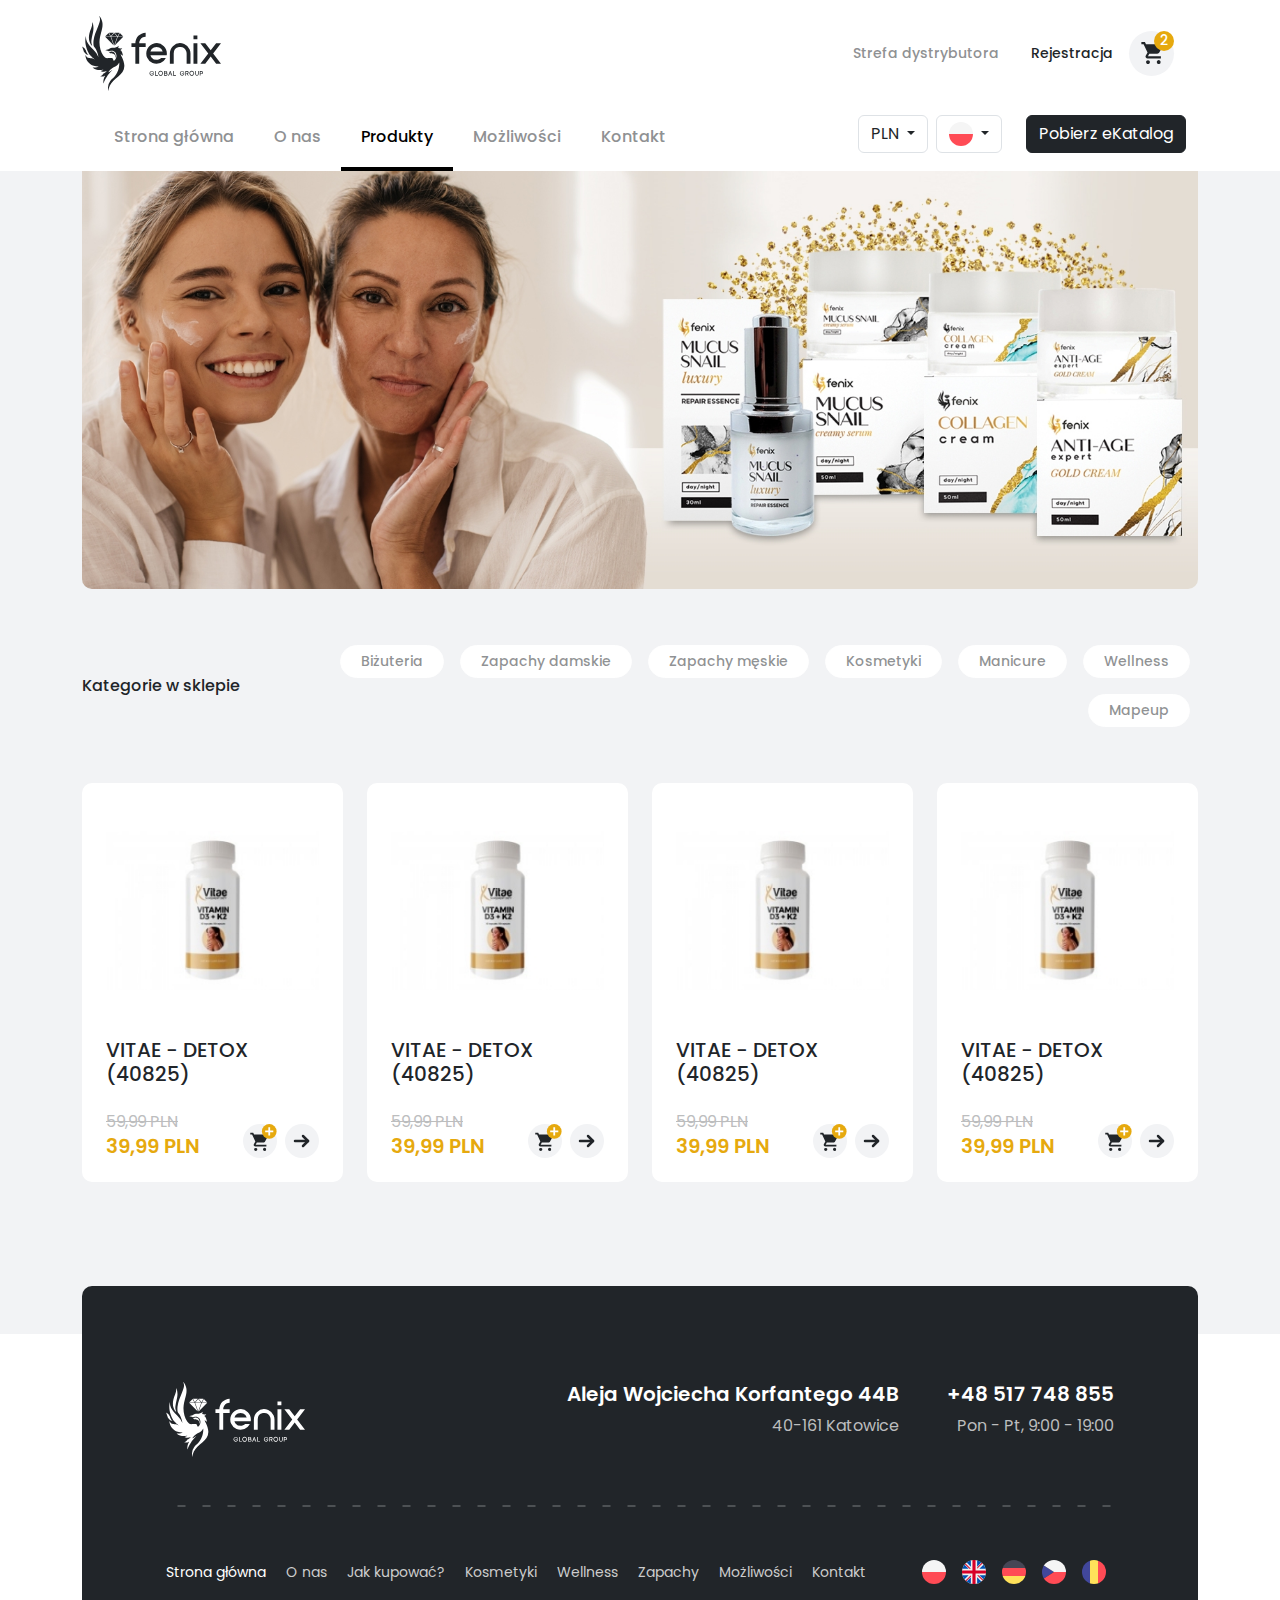
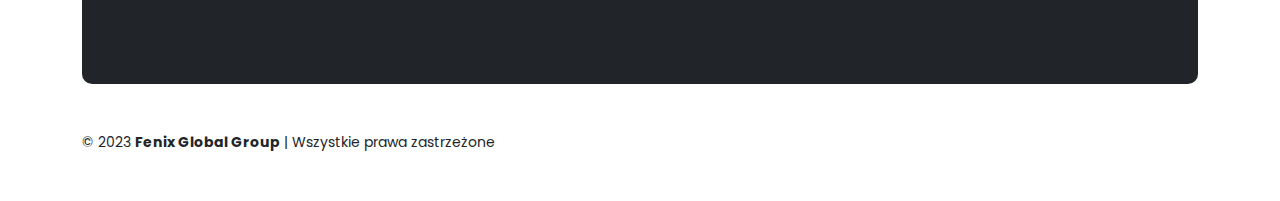
<file: index.html>
<!DOCTYPE html>
<html lang="pl">
<head>
<!-- Required meta tags -->
<meta charset="utf-8">
<meta name="viewport" content="width=device-width, initial-scale=1, shrink-to-fit=no">
<meta http-equiv="Content-Type" content="text/html; charset=utf-8">

<title>Fenix Global</title>
<meta name="description" content="">
<link rel="canonical" href=""/>
<meta property="og:locale" content="pl_PL" />
<meta property="og:locale:alternate" content="en_US" />
<meta property="og:type" content="website" />
<meta property="og:title" content="Fenix Global" />
<meta property="og:description" content="" />
<meta property="og:url" content="" />

<link rel="shortcut icon" href="" type="image/x-icon"/>

<meta name="author" content="Fenix Global"/>
<meta name="robots" content="index, follow"/>
<meta name="format-detection" content="telephone=no">
<!-- /Required meta tags -->

<link href="bootstrap/css/bootstrap.min.css" rel="stylesheet">
<link href="assets/css/custom.css" rel="stylesheet">

<link rel="preconnect" href="https://fonts.googleapis.com">
<link rel="preconnect" href="https://fonts.gstatic.com" crossorigin>
<link href="https://fonts.googleapis.com/css2?family=Poppins:wght@400;500;600;700&display=swap" rel="stylesheet">
</head>

<body>
    <!-- Header -->
    <div class="container">
        <div class="row">
            <div class="col-12 d-flex justify-content-between">
                <img class="py-3" src="assets/img/fenix.svg">
                <div class="d-flex flex-column flex-md-row align-items-end align-items-md-center banner py-4 p-md-4">
                    <a class="small p-1 px-md-3" href="">Strefa dystrybutora</a>
                    <a id="register" class="small p-1 px-md-3" href="">Rejestracja</a>
                    <a href="" class="p-1 px-md-3 cart">
                        <img src="assets/img/cart.svg" alt="">
                        <p class="cart-quantity small mb-0">2</p>
                    </a>
                </div>
            </div>
        </div>

        <div class="row">
            <div class="">
                <nav class="navbar navbar-expand-lg py-lg-0">
                    <div class="container-fluid">
                        <div class="collapse navbar-collapse" id="navbarSupportedContent">
                            <ul class="navbar-nav align-items-start align-items-lg-center w-100 mb-2 mb-lg-0">
                                <li class="nav-item">
                                    <a class="nav-link text-nowrap" aria-current="page" href="#">Strona główna</a>
                                </li>
                                <li class="nav-item">
                                    <a class="nav-link text-nowrap" href="#">O nas</a>
                                </li>
                                <li class="nav-item dropdown products">
                                    <a class="nav-link active" href="#" data-bs-toggle="dropdown" aria-expanded="false">Produkty</a>
                                    <ul class="dropdown-menu">
                                        <li><a class="dropdown-item" href="#">Biżuteria</a></li>
                                        <li><a class="dropdown-item" href="#">Zapachy damskie</a></li>
                                        <li><a class="dropdown-item" href="#">Zapachy męskie</a></li>
                                        <li><a class="dropdown-item" href="#">Kosmetyki</a></li>
                                        <li><a class="dropdown-item" href="#">Manicure</a></li>
                                        <li><a class="dropdown-item" href="#">Wellness</a></li>
                                        <li><a class="dropdown-item" href="#">Makeup</a></li>
                                    </ul>
                                </li>
                                <li class="nav-item">
                                    <a class="nav-link" href="#">Możliwości</a>
                                </li>
                                <li class="nav-item me-auto">
                                    <a class="nav-link" href="#">Kontakt</a>
                                </li>
                            </ul>
                        </div>
                        <div class="navbar-right d-flex flex-column flex-md-row align-items-start align-items-md-center">
                            <ul class="navbar-nav flex-row align-items-center me-4">
                                <li class="nav-item currency me-2">
                                    <div class="dropdown">
                                        <button class="btn btn-white border dropdown-toggle" type="button" data-bs-toggle="dropdown" aria-expanded="false">
                                            PLN
                                        </button>
                                        <ul class="dropdown-menu">
                                            <li><a class="dropdown-item" href="#">EUR</a></li>
                                            <li><a class="dropdown-item" href="#">CZK</a></li>
                                            <li><a class="dropdown-item" href="#">HUF</a></li>
                                            <li><a class="dropdown-item" href="#">RON</a></li>
                                            <li><a class="dropdown-item" href="#">HRK</a></li>
                                        </ul>
                                    </div>
                                </li>

                                <li class="nav-item lang">
                                    <div class="dropdown">
                                        <button class="btn btn-white border dropdown-toggle" type="button" data-bs-toggle="dropdown" aria-expanded="false">
                                            <img src="assets/img/lang/pl.svg">
                                        </button>
                                        <ul class="dropdown-menu">
                                            <li><a class="dropdown-item" href="#"><img src="assets/img/lang/en.svg"></a></li>
                                            <li><a class="dropdown-item" href="#"><img src="assets/img/lang/de.svg"></a></li>
                                            <li><a class="dropdown-item" href="#"><img src="assets/img/lang/cz.svg"></a></li>
                                            <li><a class="dropdown-item" href="#"><img src="assets/img/lang/ru.svg"></a></li>
                                            <li><a class="dropdown-item" href="#"><img src="assets/img/lang/li.svg"></a></li>
                                            <li><a class="dropdown-item" href="#"><img src="assets/img/lang/cr.svg"></a></li>
                                            <li><a class="dropdown-item" href="#"><img src="assets/img/lang/hu.svg"></a></li>
                                        </ul>
                                    </div>
                                </li>
                            </ul>

                            <!-- Button -->
                            <a class="btn btn-primary text-nowrap my-3 my-md-0" href="#">Pobierz eKatalog</a>
                        </div>
                        <button class="navbar-toggler" type="button" data-bs-toggle="collapse" data-bs-target="#navbarSupportedContent" aria-controls="navbarSupportedContent" aria-expanded="false" aria-label="Toggle navigation">
                            <span class="navbar-toggler-icon"></span>
                        </button>
                    </div>
                </nav>
            </div>
        </div>
    </div>
    <!-- // -->

    <!-- Content -->
    <div class="content">
        <div class="container">
            <div class="row">
                <div class="col-12">
                    
                    <div class="hero">
                        <img class="img-fluid" src="assets/img/hero.jpg">
                    </div>
                    
                </div>
            </div>

            <div class="row">
                <div class="col-12">
                    <div class="categories d-flex flex-column flex-md-row align-items-center py-5">
                        <p class="mb-4 mb-lg-0 me-md-auto fw-medium text-nowrap">Kategorie w sklepie</p>
                        <div class="d-flex justify-content-center justify-content-md-end flex-wrap">
                            <a href="" class="btn btn-category my-2">Biżuteria</a>
                            <a href="" class="btn btn-category my-2">Zapachy damskie</a>
                            <a href="" class="btn btn-category my-2">Zapachy męskie</a>
                            <a href="" class="btn btn-category my-2">Kosmetyki</a>
                            <a href="" class="btn btn-category my-2">Manicure</a>
                            <a href="" class="btn btn-category my-2">Wellness</a>
                            <a href="" class="btn btn-category my-2">Mapeup</a>
                        </div>
                    </div>
                </div>
            </div>

            <div class="row row-cols-1 row-cols-md-2 row-cols-lg-3 row-cols-xl-4">
                <div class="col mb-4">
                    <div class="card bg-white rounded border-0">
                        <div class="card-body p-4">
                            <p class="text-center mb-5 mt-4"><img class="img-fluid" src="assets/img/p1.jpg"></p>
                            <p class="h5 mb-4">VITAE - DETOX (40825)</p>
                            <div class="card-bottom d-flex align-items-end">
                                <div class=" me-auto">
                                    <p class="text-secondary mb-0"><s>59,99 PLN</s></p>
                                    <p class="h5 text-gold fw-semi mb-0">39,99 PLN</p>
                                </div>
                                <div class="me-2">
                                    <a href="" data-bs-toggle="modal" data-bs-target="#addtocart"><img src="assets/img/add_to_cart.svg"></a>
                                </div>
                                <div>
                                    <a href="" class="stretched-link"><img src="assets/img/arrow_right.svg"></a>
                                </div>
                            </div>
                        </div>
                    </div>
                </div>

                <div class="col mb-4">
                    <div class="card bg-white rounded border-0">
                        <div class="card-body p-4">
                            <p class="text-center mb-5 mt-4"><img class="img-fluid" src="assets/img/p1.jpg"></p>
                            <p class="h5 mb-4">VITAE - DETOX (40825)</p>
                            <div class="card-bottom d-flex align-items-end">
                                <div class=" me-auto">
                                    <p class="text-secondary mb-0"><s>59,99 PLN</s></p>
                                    <p class="h5 text-gold fw-semi mb-0">39,99 PLN</p>
                                </div>
                                <div class="me-2">
                                    <a href="" data-bs-toggle="modal" data-bs-target="#addtocart"><img src="assets/img/add_to_cart.svg"></a>
                                </div>
                                <div>
                                    <a href="" class="stretched-link"><img src="assets/img/arrow_right.svg"></a>
                                </div>
                            </div>
                        </div>
                    </div>
                </div>

                <div class="col mb-4">
                    <div class="card bg-white rounded border-0">
                        <div class="card-body p-4">
                            <p class="text-center mb-5 mt-4"><img class="img-fluid" src="assets/img/p1.jpg"></p>
                            <p class="h5 mb-4">VITAE - DETOX (40825)</p>
                            <div class="card-bottom d-flex align-items-end">
                                <div class=" me-auto">
                                    <p class="text-secondary mb-0"><s>59,99 PLN</s></p>
                                    <p class="h5 text-gold fw-semi mb-0">39,99 PLN</p>
                                </div>
                                <div class="me-2">
                                    <a href="" data-bs-toggle="modal" data-bs-target="#addtocart"><img src="assets/img/add_to_cart.svg"></a>
                                </div>
                                <div>
                                    <a href="" class="stretched-link"><img src="assets/img/arrow_right.svg"></a>
                                </div>
                            </div>
                        </div>
                    </div>
                </div>

                <div class="col mb-4">
                    <div class="card bg-white rounded border-0">
                        <div class="card-body p-4">
                            <p class="text-center mb-5 mt-4"><img class="img-fluid" src="assets/img/p1.jpg"></p>
                            <p class="h5 mb-4">VITAE - DETOX (40825)</p>
                            <div class="card-bottom d-flex align-items-end">
                                <div class=" me-auto">
                                    <p class="text-secondary mb-0"><s>59,99 PLN</s></p>
                                    <p class="h5 text-gold fw-semi mb-0">39,99 PLN</p>
                                </div>
                                <div class="me-2">
                                    <a href="" data-bs-toggle="modal" data-bs-target="#addtocart"><img src="assets/img/add_to_cart.svg"></a>
                                </div>
                                <div>
                                    <a href="" class="stretched-link"><img src="assets/img/arrow_right.svg"></a>
                                </div>
                            </div>
                        </div>
                    </div>
                </div>
            </div>

            <hr class="pre-footer">
        </div>
    </div>
    <!-- // -->

    <!-- Footer -->
    <div class="container">
        <div class="footer p-4 p-lg-5">
            <div class="row">
                <div class="col-12 d-flex flex-column flex-lg-row p-lg-5 p-4">
                    <img class="mb-5 mb-lg-0" height="75" src="assets/img/fenix-white.svg">
                    <div class="ms-lg-auto mb-4 mb-lg-0 text-center text-lg-end">
                        <p class="h5 fw-semi text-white">Aleja Wojciecha Korfantego 44B</p>
                        <p class="text-secondary">40-161 Katowice</p>
                    </div>
                    <div class="ms-lg-5 text-center text-lg-end">
                        <p class="h5 fw-semi text-white">+48 517 748 855</p>
                        <p class="text-secondary">Pon - Pt, 9:00 - 19:00</p>
                    </div>
                </div>
                <div class="col-12 px-lg-5">
                    <hr class="footer-hr">
                </div>
                <div class="col-12 d-flex flex-column flex-lg-row align-items-center w-100 px-5 py-5">
                    <ul class="navbar-nav flex-column flex-lg-row align-items-center mb-2 mb-lg-0 me-lg-auto">
                        <li class="nav-item py-1">
                            <a class="footer-link active ps-lg-0" href="">Strona główna</a>
                        </li>
                        <li class="nav-item py-1">
                            <a class="footer-link" href="">O nas</a>
                        </li>
                        <li class="nav-item py-1">
                            <a class="footer-link" href="">Jak kupować?</a>
                        </li>
                        <li class="nav-item py-1">
                            <a class="footer-link" href="">Kosmetyki</a>
                        </li>
                        <li class="nav-item py-1">
                            <a class="footer-link" href="">Wellness</a>
                        </li>
                        <li class="nav-item py-1">
                            <a class="footer-link" href="">Zapachy</a>
                        </li>
                        <li class="nav-item py-1">
                            <a class="footer-link" href="">Możliwości</a>
                        </li>
                        <li class="nav-item py-1 mb-4 mb-lg-0">
                            <a class="footer-link" href="">Kontakt</a>
                        </li>
                    </ul>
                    <ul class="navbar-nav flex-row justify-content-center justify-content-lg-end mb-2 mb-lg-0">
                        <!-- Lang -->
                        <li class="nav-item lang py-1">
                            <a class="footer-link" href=""><img src="assets/img/lang/pl.svg"></a>
                        </li>
                        <li class="nav-item lang py-1">
                            <a class="footer-link" href=""><img src="assets/img/lang/en.svg"></a>
                        </li>
                        <li class="nav-item lang py-1">
                            <a class="footer-link" href=""><img src="assets/img/lang/de.svg"></a>
                        </li>
                        <li class="nav-item lang py-1">
                            <a class="footer-link" href=""><img src="assets/img/lang/cz.svg"></a>
                        </li>
                        <li class="nav-item lang py-1">
                            <a class="footer-link" href=""><img src="assets/img/lang/ru.svg"></a>
                        </li>
                    </ul>
                </div>
            </div>
        </div>
        <div class="py-5">
            <p class="small mb-0">© 2023 <strong>Fenix Global Group</strong> | Wszystkie prawa zastrzeżone</p>
        </div>
    </div>
    <!-- // -->

    <!-- Modal -->
    <div class="modal fade" id="addtocart" data-bs-backdrop="static" data-bs-keyboard="false" tabindex="-1" aria-labelledby="staticBackdropLabel" aria-hidden="true">
        <div class="modal-dialog modal-dialog-centered">
            <div class="modal-content">
                <div class="modal-header">
                    <h1 class="modal-title fs-5" id="staticBackdropLabel">Dodaj do koszyka</h1>
                    <button type="button" class="btn-close" data-bs-dismiss="modal" aria-label="Close"></button>
                </div>
                <div class="modal-body">
                    <div class="card bg-white rounded border-0">
                        <div class="card-body p-4">
                            <p class="text-center mb-5 mt-4"><img class="img-fluid" src="assets/img/p1.jpg"></p>
                            <p class="h5 mb-4">VITAE - DETOX (40825)</p>
                            <div class="card-bottom d-flex align-items-end">
                                <div class=" me-auto">
                                    <p class="text-secondary mb-0"><s>59,99 PLN</s></p>
                                    <p class="h5 text-gold fw-semi mb-0">39,99 PLN</p>
                                </div>
                                <div class="quantity d-flex align-items-center justify-content-center">
                                    <a class="btn btn-white quantity-left-minus">-</a>
                                    <input id="quantity" name="quantity" class="text-center" type="number" value="1" min="1" max="100" step="1"/>
                                    <a class="btn btn-white quantity-right-plus">+</a>
                                </div>
                            </div>
                        </div>
                    </div>
                </div>
                <div class="modal-footer">
                    <button type="button" class="btn btn-primary">Dodaj do koszyka</button>
                </div>
            </div>
        </div>
    </div>
</body>

<script src="jquery/jquery-3.6.3.min.js"></script>
<script src="bootstrap/js/bootstrap.bundle.min.js"></script>
</html>
</file>
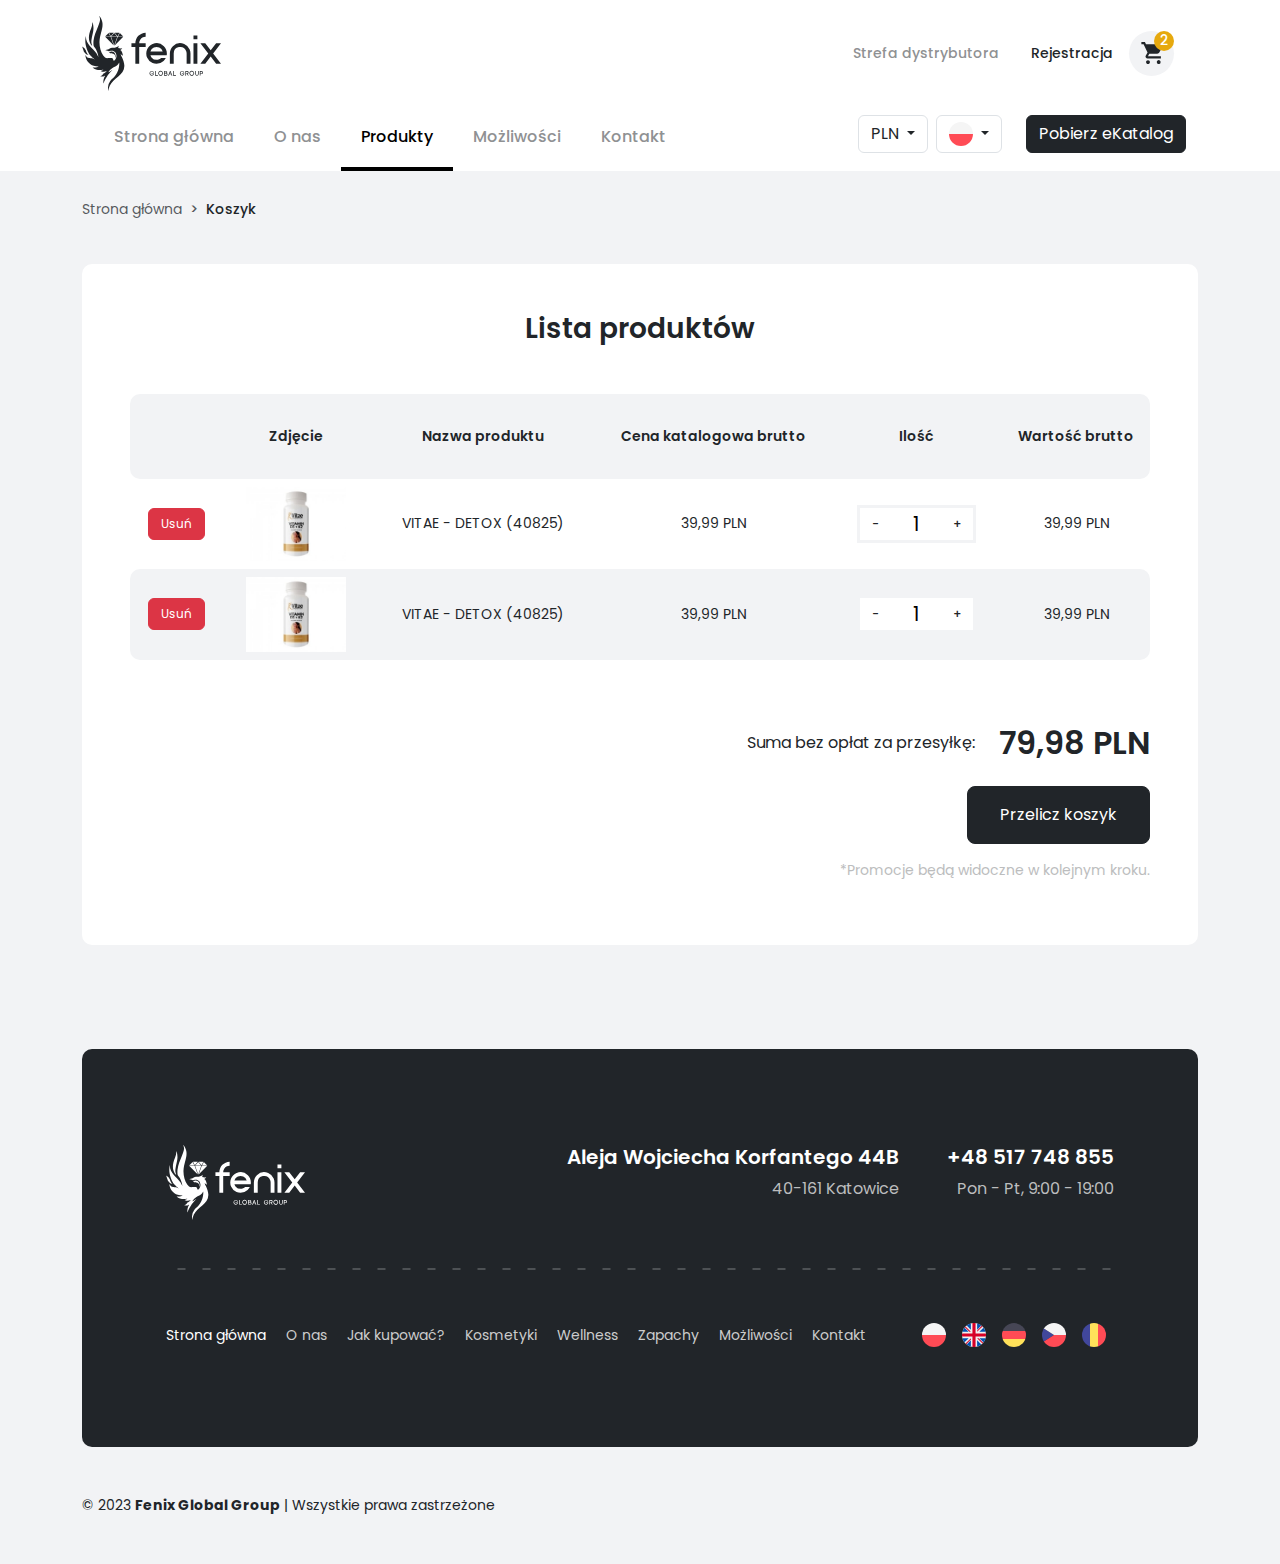
<file: cart.html>
<!DOCTYPE html>
<html lang="pl">
<head>
<!-- Required meta tags -->
<meta charset="utf-8">
<meta name="viewport" content="width=device-width, initial-scale=1, shrink-to-fit=no">
<meta http-equiv="Content-Type" content="text/html; charset=utf-8">

<title>Fenix Global</title>
<meta name="description" content="">
<link rel="canonical" href=""/>
<meta property="og:locale" content="pl_PL" />
<meta property="og:locale:alternate" content="en_US" />
<meta property="og:type" content="website" />
<meta property="og:title" content="Fenix Global" />
<meta property="og:description" content="" />
<meta property="og:url" content="" />

<link rel="shortcut icon" href="" type="image/x-icon"/>

<meta name="author" content="Fenix Global"/>
<meta name="robots" content="index, follow"/>
<meta name="format-detection" content="telephone=no">
<!-- /Required meta tags -->

<link href="bootstrap/css/bootstrap.min.css" rel="stylesheet">
<link href="assets/css/custom.css" rel="stylesheet">

<link rel="preconnect" href="https://fonts.googleapis.com">
<link rel="preconnect" href="https://fonts.gstatic.com" crossorigin>
<link href="https://fonts.googleapis.com/css2?family=Poppins:wght@400;500;600;700&display=swap" rel="stylesheet">
</head>

<body>
    <!-- Header -->
    <div class="container">
        <div class="row">
            <div class="col-12 d-flex justify-content-between">
                <img class="py-3" src="assets/img/fenix.svg">
                <div class="d-flex flex-column flex-md-row align-items-end align-items-md-center banner py-4 p-md-4">
                    <a class="small p-1 px-md-3" href="">Strefa dystrybutora</a>
                    <a id="register" class="small p-1 px-md-3" href="">Rejestracja</a>
                    <a href="" class="p-1 px-md-3 cart">
                        <img src="assets/img/cart.svg" alt="">
                        <p class="cart-quantity small mb-0">2</p>
                    </a>
                </div>
            </div>
        </div>

        <div class="row">
            <div class="">
                <nav class="navbar navbar-expand-lg py-lg-0">
                    <div class="container-fluid">
                        <div class="collapse navbar-collapse" id="navbarSupportedContent">
                            <ul class="navbar-nav align-items-start align-items-lg-center w-100 mb-2 mb-lg-0">
                                <li class="nav-item">
                                    <a class="nav-link text-nowrap" aria-current="page" href="#">Strona główna</a>
                                </li>
                                <li class="nav-item">
                                    <a class="nav-link text-nowrap" href="#">O nas</a>
                                </li>
                                <li class="nav-item dropdown products">
                                    <a class="nav-link active" href="#" data-bs-toggle="dropdown" aria-expanded="false">Produkty</a>
                                    <ul class="dropdown-menu">
                                        <li><a class="dropdown-item" href="#">Biżuteria</a></li>
                                        <li><a class="dropdown-item" href="#">Zapachy damskie</a></li>
                                        <li><a class="dropdown-item" href="#">Zapachy męskie</a></li>
                                        <li><a class="dropdown-item" href="#">Kosmetyki</a></li>
                                        <li><a class="dropdown-item" href="#">Manicure</a></li>
                                        <li><a class="dropdown-item" href="#">Wellness</a></li>
                                        <li><a class="dropdown-item" href="#">Makeup</a></li>
                                    </ul>
                                </li>
                                <li class="nav-item">
                                    <a class="nav-link" href="#">Możliwości</a>
                                </li>
                                <li class="nav-item me-auto">
                                    <a class="nav-link" href="#">Kontakt</a>
                                </li>
                            </ul>
                        </div>
                        <div class="navbar-right d-flex flex-column flex-md-row align-items-start align-items-md-center">
                            <ul class="navbar-nav flex-row align-items-center me-4">
                                <li class="nav-item currency me-2">
                                    <div class="dropdown">
                                        <button class="btn btn-white border dropdown-toggle" type="button" data-bs-toggle="dropdown" aria-expanded="false">
                                            PLN
                                        </button>
                                        <ul class="dropdown-menu">
                                            <li><a class="dropdown-item" href="#">EUR</a></li>
                                            <li><a class="dropdown-item" href="#">CZK</a></li>
                                            <li><a class="dropdown-item" href="#">HUF</a></li>
                                            <li><a class="dropdown-item" href="#">RON</a></li>
                                            <li><a class="dropdown-item" href="#">HRK</a></li>
                                        </ul>
                                    </div>
                                </li>

                                <li class="nav-item lang">
                                    <div class="dropdown">
                                        <button class="btn btn-white border dropdown-toggle" type="button" data-bs-toggle="dropdown" aria-expanded="false">
                                            <img src="assets/img/lang/pl.svg">
                                        </button>
                                        <ul class="dropdown-menu">
                                            <li><a class="dropdown-item" href="#"><img src="assets/img/lang/en.svg"></a></li>
                                            <li><a class="dropdown-item" href="#"><img src="assets/img/lang/de.svg"></a></li>
                                            <li><a class="dropdown-item" href="#"><img src="assets/img/lang/cz.svg"></a></li>
                                            <li><a class="dropdown-item" href="#"><img src="assets/img/lang/ru.svg"></a></li>
                                            <li><a class="dropdown-item" href="#"><img src="assets/img/lang/li.svg"></a></li>
                                            <li><a class="dropdown-item" href="#"><img src="assets/img/lang/cr.svg"></a></li>
                                            <li><a class="dropdown-item" href="#"><img src="assets/img/lang/hu.svg"></a></li>
                                        </ul>
                                    </div>
                                </li>
                            </ul>

                            <!-- Button -->
                            <a class="btn btn-primary text-nowrap my-3 my-md-0" href="#">Pobierz eKatalog</a>
                        </div>
                        <button class="navbar-toggler" type="button" data-bs-toggle="collapse" data-bs-target="#navbarSupportedContent" aria-controls="navbarSupportedContent" aria-expanded="false" aria-label="Toggle navigation">
                            <span class="navbar-toggler-icon"></span>
                        </button>
                    </div>
                </nav>
            </div>
        </div>
    </div>
    <!-- // -->

    <!-- Content -->
    <div class="content">
        <div class="container">
            <div class="row breadcrumbs">
                <div class="col-12 py-4">
                    <nav style="--bs-breadcrumb-divider: '>';" aria-label="breadcrumb">
                        <ol class="breadcrumb justify-content-center justify-content-md-start">
                          <li class="breadcrumb-item small"><a href="#">Strona główna</a></li>
                          <li class="breadcrumb-item small active" aria-current="page">Koszyk</li>
                        </ol>
                      </nav>
                </div>
            </div>

            <div class="row">
                <div class="col-12 mb-4">
                    <div class="card bg-white rounded border-0">
                        <div class="card-body p-5">
                            <p class="h3 text-center fw-semi mb-5">Lista produktów</p>

                            <div class="table-responsive mb-5">
                                <table class="table table-striped align-middle text-center small">
                                    <tr class="fw-semi">
                                        <td></td>
                                        <td>Zdjęcie</td>
                                        <td>Nazwa produktu</td>
                                        <td>Cena katalogowa brutto</td>
                                        <td>Ilość</td>
                                        <td>Wartość brutto</td>
                                    </tr>
                                    <tr>
                                        <td><a class="btn btn-danger small">Usuń</a></td>
                                        <td><img class="img-fluid" width="100" src="assets/img/p1.jpg"></td>
                                        <td>VITAE - DETOX (40825)</td>
                                        <td>39,99 PLN</td>
                                        <td>
                                            <div class="quantity d-flex align-items-center justify-content-center">
                                                <a class="btn btn-white quantity-left-minus">-</a>
                                                <input id="quantity" name="quantity" class="text-center" type="number" value="1" min="1" max="100" step="1"/>
                                                <a class="btn btn-white quantity-right-plus">+</a>
                                            </div>
                                        </td>
                                        <td>39,99 PLN</td>
                                    </tr>
                                    <tr>
                                        <td><a class="btn btn-danger small">Usuń</a></td>
                                        <td><img class="img-fluid" width="100" src="assets/img/p1.jpg"></td>
                                        <td>VITAE - DETOX (40825)</td>
                                        <td>39,99 PLN</td>
                                        <td>
                                            <div class="quantity d-flex align-items-center justify-content-center">
                                                <a class="btn btn-white quantity-left-minus">-</a>
                                                <input id="quantity" name="quantity" class="text-center" type="number" value="1" min="1" max="100" step="1"/>
                                                <a class="btn btn-white quantity-right-plus">+</a>
                                            </div>
                                        </td>
                                        <td>39,99 PLN</td>
                                    </tr>
                                </table>
                            </div>

                            <div class="d-flex flex-column flex-md-row justify-content-end align-items-end align-items-lg-center mb-4">
                                <p class="mb-0 me-md-4"> Suma bez opłat za przesyłkę:</p>
                                <p class="h2 fw-semi mb-0">79,98 PLN</p>
                            </div>

                            <div class="d-flex flex-column align-items-end justify-content-end">
                                <a href="" class="btn btn-lg btn-primary mb-3">Przelicz koszyk</a>
                                <p class="small text-secondary">*Promocje będą widoczne w kolejnym kroku.</p>
                            </div>
                            
                        </div>
                    </div>
                    
                    
                    
                </div>

            <hr class="pre-footer">
        </div>
    </div>
    <!-- // -->

    <!-- Footer -->
    <div class="container">
        <div class="footer p-4 p-lg-5">
            <div class="row">
                <div class="col-12 d-flex flex-column flex-lg-row p-lg-5 p-4">
                    <img class="mb-5 mb-lg-0" height="75" src="assets/img/fenix-white.svg">
                    <div class="ms-lg-auto mb-4 mb-lg-0 text-center text-lg-end">
                        <p class="h5 fw-semi text-white">Aleja Wojciecha Korfantego 44B</p>
                        <p class="text-secondary">40-161 Katowice</p>
                    </div>
                    <div class="ms-lg-5 text-center text-lg-end">
                        <p class="h5 fw-semi text-white">+48 517 748 855</p>
                        <p class="text-secondary">Pon - Pt, 9:00 - 19:00</p>
                    </div>
                </div>
                <div class="col-12 px-lg-5">
                    <hr class="footer-hr">
                </div>
                <div class="col-12 d-flex flex-column flex-lg-row align-items-center w-100 px-5 py-5">
                    <ul class="navbar-nav flex-column flex-lg-row align-items-center mb-2 mb-lg-0 me-lg-auto">
                        <li class="nav-item py-1">
                            <a class="footer-link active ps-lg-0" href="">Strona główna</a>
                        </li>
                        <li class="nav-item py-1">
                            <a class="footer-link" href="">O nas</a>
                        </li>
                        <li class="nav-item py-1">
                            <a class="footer-link" href="">Jak kupować?</a>
                        </li>
                        <li class="nav-item py-1">
                            <a class="footer-link" href="">Kosmetyki</a>
                        </li>
                        <li class="nav-item py-1">
                            <a class="footer-link" href="">Wellness</a>
                        </li>
                        <li class="nav-item py-1">
                            <a class="footer-link" href="">Zapachy</a>
                        </li>
                        <li class="nav-item py-1">
                            <a class="footer-link" href="">Możliwości</a>
                        </li>
                        <li class="nav-item py-1 mb-4 mb-lg-0">
                            <a class="footer-link" href="">Kontakt</a>
                        </li>
                    </ul>
                    <ul class="navbar-nav flex-row justify-content-center justify-content-lg-end mb-2 mb-lg-0">
                        <!-- Lang -->
                        <li class="nav-item lang py-1">
                            <a class="footer-link" href=""><img src="assets/img/lang/pl.svg"></a>
                        </li>
                        <li class="nav-item lang py-1">
                            <a class="footer-link" href=""><img src="assets/img/lang/en.svg"></a>
                        </li>
                        <li class="nav-item lang py-1">
                            <a class="footer-link" href=""><img src="assets/img/lang/de.svg"></a>
                        </li>
                        <li class="nav-item lang py-1">
                            <a class="footer-link" href=""><img src="assets/img/lang/cz.svg"></a>
                        </li>
                        <li class="nav-item lang py-1">
                            <a class="footer-link" href=""><img src="assets/img/lang/ru.svg"></a>
                        </li>
                    </ul>
                </div>
            </div>
        </div>
        <div class="py-5">
            <p class="small mb-0">© 2023 <strong>Fenix Global Group</strong> | Wszystkie prawa zastrzeżone</p>
        </div>
    </div>
    <!-- // -->
</body>

<script src="jquery/jquery-3.6.3.min.js"></script>
<script src="bootstrap/js/bootstrap.bundle.min.js"></script>
<script src="assets/js/quantity.js"></script>
</html>
</file>
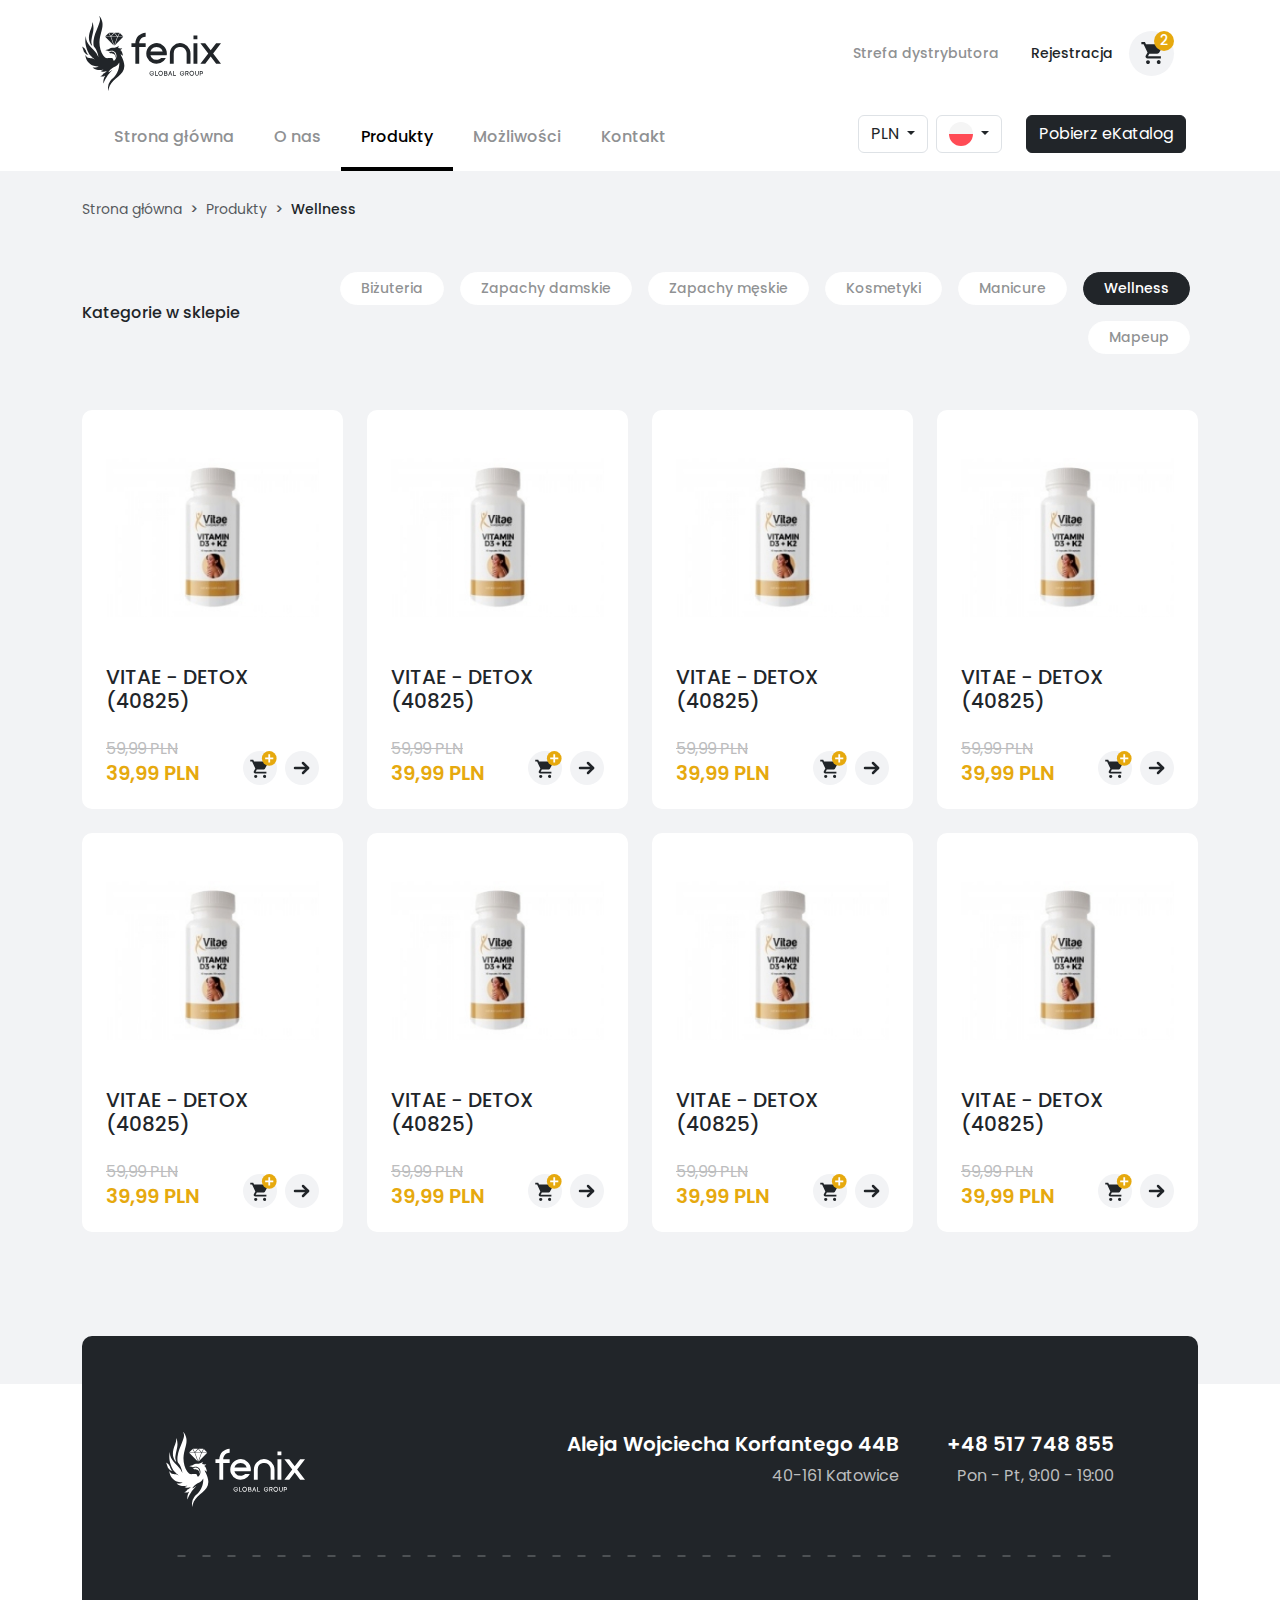
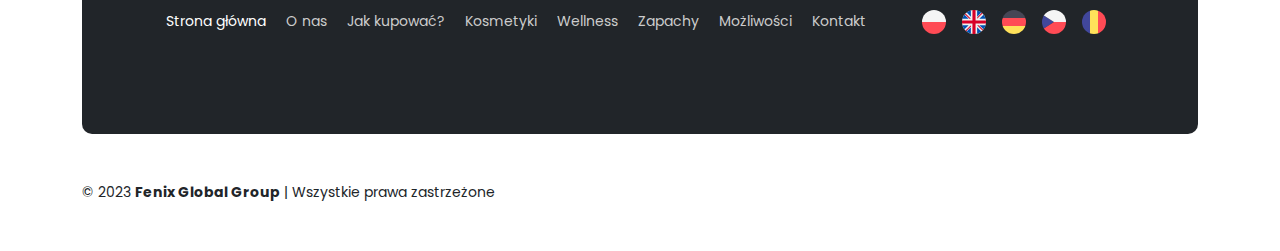
<file: category.html>
<!DOCTYPE html>
<html lang="pl">
<head>
<!-- Required meta tags -->
<meta charset="utf-8">
<meta name="viewport" content="width=device-width, initial-scale=1, shrink-to-fit=no">
<meta http-equiv="Content-Type" content="text/html; charset=utf-8">

<title>Fenix Global</title>
<meta name="description" content="">
<link rel="canonical" href=""/>
<meta property="og:locale" content="pl_PL" />
<meta property="og:locale:alternate" content="en_US" />
<meta property="og:type" content="website" />
<meta property="og:title" content="Fenix Global" />
<meta property="og:description" content="" />
<meta property="og:url" content="" />

<link rel="shortcut icon" href="" type="image/x-icon"/>

<meta name="author" content="Fenix Global"/>
<meta name="robots" content="index, follow"/>
<meta name="format-detection" content="telephone=no">
<!-- /Required meta tags -->

<link href="bootstrap/css/bootstrap.min.css" rel="stylesheet">
<link href="assets/css/custom.css" rel="stylesheet">

<link rel="preconnect" href="https://fonts.googleapis.com">
<link rel="preconnect" href="https://fonts.gstatic.com" crossorigin>
<link href="https://fonts.googleapis.com/css2?family=Poppins:wght@400;500;600;700&display=swap" rel="stylesheet">
</head>

<body>
    <!-- Header -->
    <div class="container">
        <div class="row">
            <div class="col-12 d-flex justify-content-between">
                <img class="py-3" src="assets/img/fenix.svg">
                <div class="d-flex flex-column flex-md-row align-items-end align-items-md-center banner py-4 p-md-4">
                    <a class="small p-1 px-md-3" href="">Strefa dystrybutora</a>
                    <a id="register" class="small p-1 px-md-3" href="">Rejestracja</a>
                    <a href="" class="p-1 px-md-3 cart">
                        <img src="assets/img/cart.svg" alt="">
                        <p class="cart-quantity small mb-0">2</p>
                    </a>
                </div>
            </div>
        </div>

        <div class="row">
            <div class="">
                <nav class="navbar navbar-expand-lg py-lg-0">
                    <div class="container-fluid">
                        <div class="collapse navbar-collapse" id="navbarSupportedContent">
                            <ul class="navbar-nav align-items-start align-items-lg-center w-100 mb-2 mb-lg-0">
                                <li class="nav-item">
                                    <a class="nav-link text-nowrap" aria-current="page" href="#">Strona główna</a>
                                </li>
                                <li class="nav-item">
                                    <a class="nav-link text-nowrap" href="#">O nas</a>
                                </li>
                                <li class="nav-item dropdown products">
                                    <a class="nav-link active" href="#" data-bs-toggle="dropdown" aria-expanded="false">Produkty</a>
                                    <ul class="dropdown-menu">
                                        <li><a class="dropdown-item" href="#">Biżuteria</a></li>
                                        <li><a class="dropdown-item" href="#">Zapachy damskie</a></li>
                                        <li><a class="dropdown-item" href="#">Zapachy męskie</a></li>
                                        <li><a class="dropdown-item" href="#">Kosmetyki</a></li>
                                        <li><a class="dropdown-item" href="#">Manicure</a></li>
                                        <li><a class="dropdown-item" href="#">Wellness</a></li>
                                        <li><a class="dropdown-item" href="#">Makeup</a></li>
                                    </ul>
                                </li>
                                <li class="nav-item">
                                    <a class="nav-link" href="#">Możliwości</a>
                                </li>
                                <li class="nav-item me-auto">
                                    <a class="nav-link" href="#">Kontakt</a>
                                </li>
                            </ul>
                        </div>
                        <div class="navbar-right d-flex flex-column flex-md-row align-items-start align-items-md-center">
                            <ul class="navbar-nav flex-row align-items-center me-4">
                                <li class="nav-item currency me-2">
                                    <div class="dropdown">
                                        <button class="btn btn-white border dropdown-toggle" type="button" data-bs-toggle="dropdown" aria-expanded="false">
                                            PLN
                                        </button>
                                        <ul class="dropdown-menu">
                                            <li><a class="dropdown-item" href="#">EUR</a></li>
                                            <li><a class="dropdown-item" href="#">CZK</a></li>
                                            <li><a class="dropdown-item" href="#">HUF</a></li>
                                            <li><a class="dropdown-item" href="#">RON</a></li>
                                            <li><a class="dropdown-item" href="#">HRK</a></li>
                                        </ul>
                                    </div>
                                </li>

                                <li class="nav-item lang">
                                    <div class="dropdown">
                                        <button class="btn btn-white border dropdown-toggle" type="button" data-bs-toggle="dropdown" aria-expanded="false">
                                            <img src="assets/img/lang/pl.svg">
                                        </button>
                                        <ul class="dropdown-menu">
                                            <li><a class="dropdown-item" href="#"><img src="assets/img/lang/en.svg"></a></li>
                                            <li><a class="dropdown-item" href="#"><img src="assets/img/lang/de.svg"></a></li>
                                            <li><a class="dropdown-item" href="#"><img src="assets/img/lang/cz.svg"></a></li>
                                            <li><a class="dropdown-item" href="#"><img src="assets/img/lang/ru.svg"></a></li>
                                            <li><a class="dropdown-item" href="#"><img src="assets/img/lang/li.svg"></a></li>
                                            <li><a class="dropdown-item" href="#"><img src="assets/img/lang/cr.svg"></a></li>
                                            <li><a class="dropdown-item" href="#"><img src="assets/img/lang/hu.svg"></a></li>
                                        </ul>
                                    </div>
                                </li>
                            </ul>

                            <!-- Button -->
                            <a class="btn btn-primary text-nowrap my-3 my-md-0" href="#">Pobierz eKatalog</a>
                        </div>
                        <button class="navbar-toggler" type="button" data-bs-toggle="collapse" data-bs-target="#navbarSupportedContent" aria-controls="navbarSupportedContent" aria-expanded="false" aria-label="Toggle navigation">
                            <span class="navbar-toggler-icon"></span>
                        </button>
                    </div>
                </nav>
            </div>
        </div>
    </div>
    <!-- // -->

    <!-- Content -->
    <div class="content">
        <div class="container">
            <div class="row breadcrumbs">
                <div class="col-12 py-4">
                    <nav style="--bs-breadcrumb-divider: '>';" aria-label="breadcrumb">
                        <ol class="breadcrumb justify-content-center justify-content-md-start">
                          <li class="breadcrumb-item small"><a href="#">Strona główna</a></li>
                          <li class="breadcrumb-item small"><a href="#">Produkty</a></li>
                          <li class="breadcrumb-item small active" aria-current="page">Wellness</li>
                        </ol>
                      </nav>
                </div>
            </div>

            <div class="row">
                <div class="col-12">
                    <div class="categories d-flex flex-column flex-md-row align-items-center pb-5">
                        <p class="mb-4 mb-lg-0 me-md-auto fw-medium text-nowrap">Kategorie w sklepie</p>
                        <div class="d-flex justify-content-center justify-content-md-end flex-wrap">
                            <a href="" class="btn btn-category my-2">Biżuteria</a>
                            <a href="" class="btn btn-category my-2">Zapachy damskie</a>
                            <a href="" class="btn btn-category my-2">Zapachy męskie</a>
                            <a href="" class="btn btn-category my-2">Kosmetyki</a>
                            <a href="" class="btn btn-category my-2">Manicure</a>
                            <a href="" class="btn btn-category my-2 active">Wellness</a>
                            <a href="" class="btn btn-category my-2">Mapeup</a>
                        </div>
                    </div>
                </div>
            </div>

            <div class="row row-cols-1 row-cols-md-2 row-cols-lg-3 row-cols-xl-4">
                <div class="col mb-4">
                    <div class="card bg-white rounded border-0">
                        <div class="card-body p-4">
                            <p class="text-center mb-5 mt-4"><img class="img-fluid" src="assets/img/p1.jpg"></p>
                            <p class="h5 mb-4">VITAE - DETOX (40825)</p>
                            <div class="card-bottom d-flex align-items-end">
                                <div class=" me-auto">
                                    <p class="text-secondary mb-0"><s>59,99 PLN</s></p>
                                    <p class="h5 text-gold fw-semi mb-0">39,99 PLN</p>
                                </div>
                                <div class="me-2">
                                    <a href="" data-bs-toggle="modal" data-bs-target="#addtocart"><img src="assets/img/add_to_cart.svg"></a>
                                </div>
                                <div>
                                    <a href="" class="stretched-link"><img src="assets/img/arrow_right.svg"></a>
                                </div>
                            </div>
                        </div>
                    </div>
                </div>

                <div class="col mb-4">
                    <div class="card bg-white rounded border-0">
                        <div class="card-body p-4">
                            <p class="text-center mb-5 mt-4"><img class="img-fluid" src="assets/img/p1.jpg"></p>
                            <p class="h5 mb-4">VITAE - DETOX (40825)</p>
                            <div class="card-bottom d-flex align-items-end">
                                <div class=" me-auto">
                                    <p class="text-secondary mb-0"><s>59,99 PLN</s></p>
                                    <p class="h5 text-gold fw-semi mb-0">39,99 PLN</p>
                                </div>
                                <div class="me-2">
                                    <a href="" data-bs-toggle="modal" data-bs-target="#addtocart"><img src="assets/img/add_to_cart.svg"></a>
                                </div>
                                <div>
                                    <a href="" class="stretched-link"><img src="assets/img/arrow_right.svg"></a>
                                </div>
                            </div>
                        </div>
                    </div>
                </div>

                <div class="col mb-4">
                    <div class="card bg-white rounded border-0">
                        <div class="card-body p-4">
                            <p class="text-center mb-5 mt-4"><img class="img-fluid" src="assets/img/p1.jpg"></p>
                            <p class="h5 mb-4">VITAE - DETOX (40825)</p>
                            <div class="card-bottom d-flex align-items-end">
                                <div class=" me-auto">
                                    <p class="text-secondary mb-0"><s>59,99 PLN</s></p>
                                    <p class="h5 text-gold fw-semi mb-0">39,99 PLN</p>
                                </div>
                                <div class="me-2">
                                    <a href="" data-bs-toggle="modal" data-bs-target="#addtocart"><img src="assets/img/add_to_cart.svg"></a>
                                </div>
                                <div>
                                    <a href="" class="stretched-link"><img src="assets/img/arrow_right.svg"></a>
                                </div>
                            </div>
                        </div>
                    </div>
                </div>

                <div class="col mb-4">
                    <div class="card bg-white rounded border-0">
                        <div class="card-body p-4">
                            <p class="text-center mb-5 mt-4"><img class="img-fluid" src="assets/img/p1.jpg"></p>
                            <p class="h5 mb-4">VITAE - DETOX (40825)</p>
                            <div class="card-bottom d-flex align-items-end">
                                <div class=" me-auto">
                                    <p class="text-secondary mb-0"><s>59,99 PLN</s></p>
                                    <p class="h5 text-gold fw-semi mb-0">39,99 PLN</p>
                                </div>
                                <div class="me-2">
                                    <a href="" data-bs-toggle="modal" data-bs-target="#addtocart"><img src="assets/img/add_to_cart.svg"></a>
                                </div>
                                <div>
                                    <a href="" class="stretched-link"><img src="assets/img/arrow_right.svg"></a>
                                </div>
                            </div>
                        </div>
                    </div>
                </div>

                <div class="col mb-4">
                    <div class="card bg-white rounded border-0">
                        <div class="card-body p-4">
                            <p class="text-center mb-5 mt-4"><img class="img-fluid" src="assets/img/p1.jpg"></p>
                            <p class="h5 mb-4">VITAE - DETOX (40825)</p>
                            <div class="card-bottom d-flex align-items-end">
                                <div class=" me-auto">
                                    <p class="text-secondary mb-0"><s>59,99 PLN</s></p>
                                    <p class="h5 text-gold fw-semi mb-0">39,99 PLN</p>
                                </div>
                                <div class="me-2">
                                    <a href="" data-bs-toggle="modal" data-bs-target="#addtocart"><img src="assets/img/add_to_cart.svg"></a>
                                </div>
                                <div>
                                    <a href="" class="stretched-link"><img src="assets/img/arrow_right.svg"></a>
                                </div>
                            </div>
                        </div>
                    </div>
                </div>

                <div class="col mb-4">
                    <div class="card bg-white rounded border-0">
                        <div class="card-body p-4">
                            <p class="text-center mb-5 mt-4"><img class="img-fluid" src="assets/img/p1.jpg"></p>
                            <p class="h5 mb-4">VITAE - DETOX (40825)</p>
                            <div class="card-bottom d-flex align-items-end">
                                <div class=" me-auto">
                                    <p class="text-secondary mb-0"><s>59,99 PLN</s></p>
                                    <p class="h5 text-gold fw-semi mb-0">39,99 PLN</p>
                                </div>
                                <div class="me-2">
                                    <a href="" data-bs-toggle="modal" data-bs-target="#addtocart"><img src="assets/img/add_to_cart.svg"></a>
                                </div>
                                <div>
                                    <a href="" class="stretched-link"><img src="assets/img/arrow_right.svg"></a>
                                </div>
                            </div>
                        </div>
                    </div>
                </div>

                <div class="col mb-4">
                    <div class="card bg-white rounded border-0">
                        <div class="card-body p-4">
                            <p class="text-center mb-5 mt-4"><img class="img-fluid" src="assets/img/p1.jpg"></p>
                            <p class="h5 mb-4">VITAE - DETOX (40825)</p>
                            <div class="card-bottom d-flex align-items-end">
                                <div class=" me-auto">
                                    <p class="text-secondary mb-0"><s>59,99 PLN</s></p>
                                    <p class="h5 text-gold fw-semi mb-0">39,99 PLN</p>
                                </div>
                                <div class="me-2">
                                    <a href="" data-bs-toggle="modal" data-bs-target="#addtocart"><img src="assets/img/add_to_cart.svg"></a>
                                </div>
                                <div>
                                    <a href="" class="stretched-link"><img src="assets/img/arrow_right.svg"></a>
                                </div>
                            </div>
                        </div>
                    </div>
                </div>

                <div class="col mb-4">
                    <div class="card bg-white rounded border-0">
                        <div class="card-body p-4">
                            <p class="text-center mb-5 mt-4"><img class="img-fluid" src="assets/img/p1.jpg"></p>
                            <p class="h5 mb-4">VITAE - DETOX (40825)</p>
                            <div class="card-bottom d-flex align-items-end">
                                <div class=" me-auto">
                                    <p class="text-secondary mb-0"><s>59,99 PLN</s></p>
                                    <p class="h5 text-gold fw-semi mb-0">39,99 PLN</p>
                                </div>
                                <div class="me-2">
                                    <a href="" data-bs-toggle="modal" data-bs-target="#addtocart"><img src="assets/img/add_to_cart.svg"></a>
                                </div>
                                <div>
                                    <a href="" class="stretched-link"><img src="assets/img/arrow_right.svg"></a>
                                </div>
                            </div>
                        </div>
                    </div>
                </div>
            </div>

            <hr class="pre-footer">
        </div>
    </div>
    <!-- // -->

    <!-- Footer -->
    <div class="container">
        <div class="footer p-4 p-lg-5">
            <div class="row">
                <div class="col-12 d-flex flex-column flex-lg-row p-lg-5 p-4">
                    <img class="mb-5 mb-lg-0" height="75" src="assets/img/fenix-white.svg">
                    <div class="ms-lg-auto mb-4 mb-lg-0 text-center text-lg-end">
                        <p class="h5 fw-semi text-white">Aleja Wojciecha Korfantego 44B</p>
                        <p class="text-secondary">40-161 Katowice</p>
                    </div>
                    <div class="ms-lg-5 text-center text-lg-end">
                        <p class="h5 fw-semi text-white">+48 517 748 855</p>
                        <p class="text-secondary">Pon - Pt, 9:00 - 19:00</p>
                    </div>
                </div>
                <div class="col-12 px-lg-5">
                    <hr class="footer-hr">
                </div>
                <div class="col-12 d-flex flex-column flex-lg-row align-items-center w-100 px-5 py-5">
                    <ul class="navbar-nav flex-column flex-lg-row align-items-center mb-2 mb-lg-0 me-lg-auto">
                        <li class="nav-item py-1">
                            <a class="footer-link active ps-lg-0" href="">Strona główna</a>
                        </li>
                        <li class="nav-item py-1">
                            <a class="footer-link" href="">O nas</a>
                        </li>
                        <li class="nav-item py-1">
                            <a class="footer-link" href="">Jak kupować?</a>
                        </li>
                        <li class="nav-item py-1">
                            <a class="footer-link" href="">Kosmetyki</a>
                        </li>
                        <li class="nav-item py-1">
                            <a class="footer-link" href="">Wellness</a>
                        </li>
                        <li class="nav-item py-1">
                            <a class="footer-link" href="">Zapachy</a>
                        </li>
                        <li class="nav-item py-1">
                            <a class="footer-link" href="">Możliwości</a>
                        </li>
                        <li class="nav-item py-1 mb-4 mb-lg-0">
                            <a class="footer-link" href="">Kontakt</a>
                        </li>
                    </ul>
                    <ul class="navbar-nav flex-row justify-content-center justify-content-lg-end mb-2 mb-lg-0">
                        <!-- Lang -->
                        <li class="nav-item lang py-1">
                            <a class="footer-link" href=""><img src="assets/img/lang/pl.svg"></a>
                        </li>
                        <li class="nav-item lang py-1">
                            <a class="footer-link" href=""><img src="assets/img/lang/en.svg"></a>
                        </li>
                        <li class="nav-item lang py-1">
                            <a class="footer-link" href=""><img src="assets/img/lang/de.svg"></a>
                        </li>
                        <li class="nav-item lang py-1">
                            <a class="footer-link" href=""><img src="assets/img/lang/cz.svg"></a>
                        </li>
                        <li class="nav-item lang py-1">
                            <a class="footer-link" href=""><img src="assets/img/lang/ru.svg"></a>
                        </li>
                    </ul>
                </div>
            </div>
        </div>
        <div class="py-5">
            <p class="small mb-0">© 2023 <strong>Fenix Global Group</strong> | Wszystkie prawa zastrzeżone</p>
        </div>
    </div>
    <!-- // -->

    <!-- Modal -->
    <div class="modal fade" id="addtocart" data-bs-backdrop="static" data-bs-keyboard="false" tabindex="-1" aria-labelledby="staticBackdropLabel" aria-hidden="true">
        <div class="modal-dialog modal-dialog-centered">
            <div class="modal-content">
                <div class="modal-header">
                    <h1 class="modal-title fs-5" id="staticBackdropLabel">Dodaj do koszyka</h1>
                    <button type="button" class="btn-close" data-bs-dismiss="modal" aria-label="Close"></button>
                </div>
                <div class="modal-body">
                    <div class="card bg-white rounded border-0">
                        <div class="card-body p-4">
                            <p class="text-center mb-5 mt-4"><img class="img-fluid" src="assets/img/p1.jpg"></p>
                            <p class="h5 mb-4">VITAE - DETOX (40825)</p>
                            <div class="card-bottom d-flex align-items-end">
                                <div class=" me-auto">
                                    <p class="text-secondary mb-0"><s>59,99 PLN</s></p>
                                    <p class="h5 text-gold fw-semi mb-0">39,99 PLN</p>
                                </div>
                                <div class="quantity d-flex align-items-center justify-content-center">
                                    <a class="btn btn-white quantity-left-minus">-</a>
                                    <input id="quantity" name="quantity" class="text-center" type="number" value="1" min="1" max="100" step="1"/>
                                    <a class="btn btn-white quantity-right-plus">+</a>
                                </div>
                            </div>
                        </div>
                    </div>
                </div>
                <div class="modal-footer">
                    <button type="button" class="btn btn-primary">Dodaj do koszyka</button>
                </div>
            </div>
        </div>
    </div>
</body>

<script src="jquery/jquery-3.6.3.min.js"></script>
<script src="bootstrap/js/bootstrap.bundle.min.js"></script>
</html>
</file>
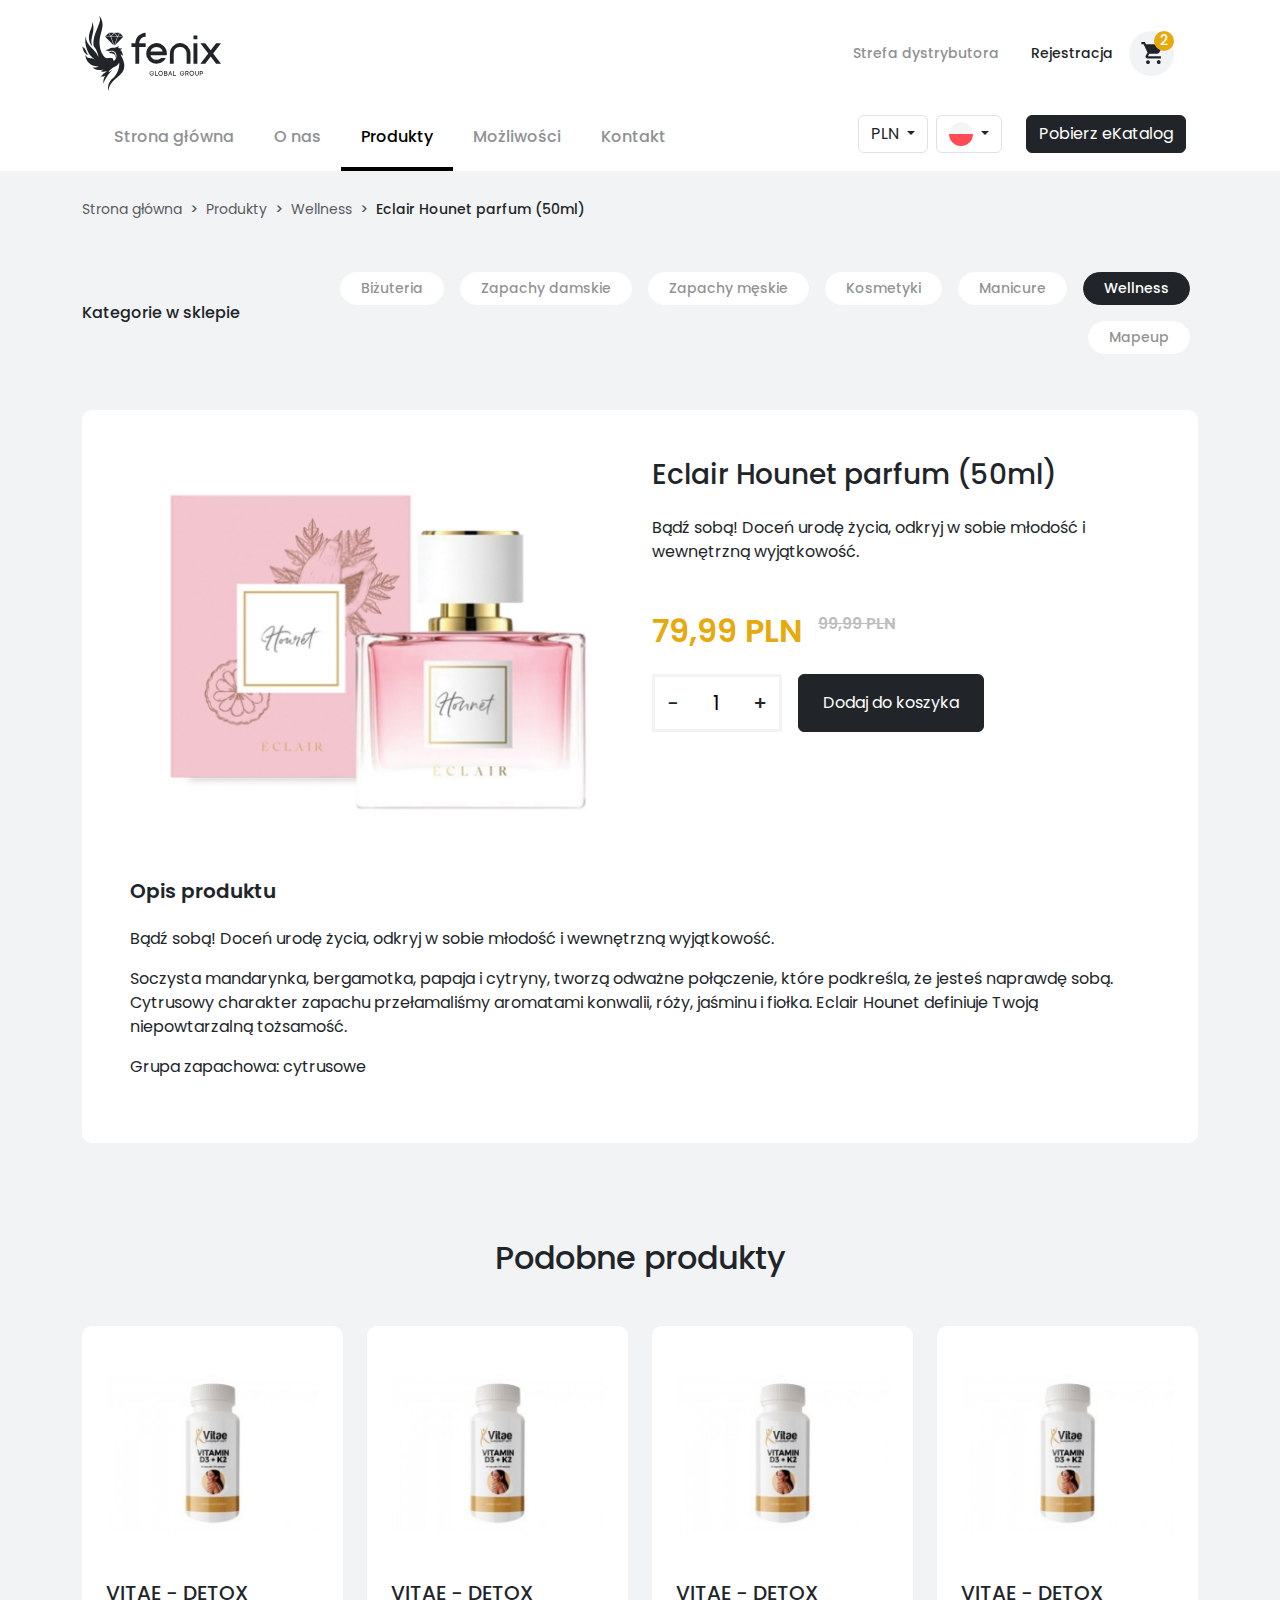
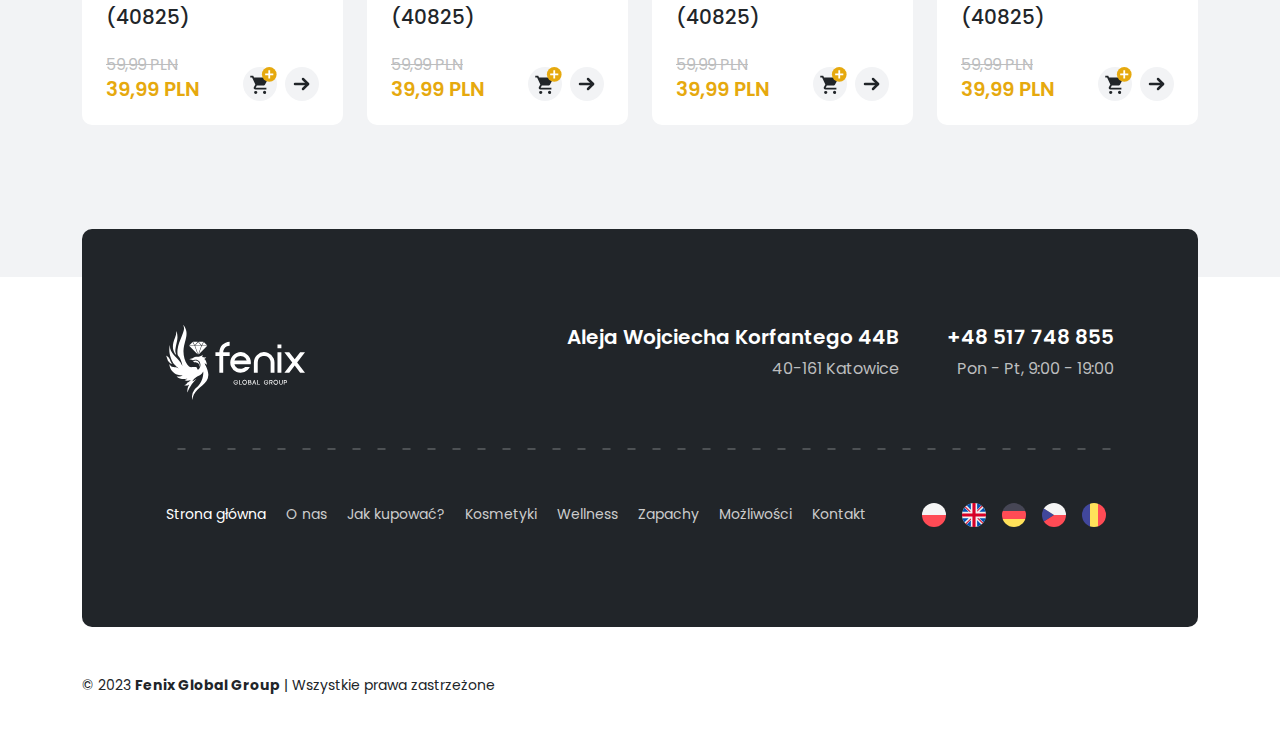
<file: product.html>
<!DOCTYPE html>
<html lang="pl">
<head>
<!-- Required meta tags -->
<meta charset="utf-8">
<meta name="viewport" content="width=device-width, initial-scale=1, shrink-to-fit=no">
<meta http-equiv="Content-Type" content="text/html; charset=utf-8">

<title>Fenix Global</title>
<meta name="description" content="">
<link rel="canonical" href=""/>
<meta property="og:locale" content="pl_PL" />
<meta property="og:locale:alternate" content="en_US" />
<meta property="og:type" content="website" />
<meta property="og:title" content="Fenix Global" />
<meta property="og:description" content="" />
<meta property="og:url" content="" />

<link rel="shortcut icon" href="" type="image/x-icon"/>

<meta name="author" content="Fenix Global"/>
<meta name="robots" content="index, follow"/>
<meta name="format-detection" content="telephone=no">
<!-- /Required meta tags -->

<link href="bootstrap/css/bootstrap.min.css" rel="stylesheet">
<link href="assets/css/custom.css" rel="stylesheet">

<link rel="preconnect" href="https://fonts.googleapis.com">
<link rel="preconnect" href="https://fonts.gstatic.com" crossorigin>
<link href="https://fonts.googleapis.com/css2?family=Poppins:wght@400;500;600;700&display=swap" rel="stylesheet">
</head>

<body>
    <!-- Header -->
    <div class="container">
        <div class="row">
            <div class="col-12 d-flex justify-content-between">
                <img class="py-3" src="assets/img/fenix.svg">
                <div class="d-flex flex-column flex-md-row align-items-end align-items-md-center banner py-4 p-md-4">
                    <a class="small p-1 px-md-3" href="">Strefa dystrybutora</a>
                    <a id="register" class="small p-1 px-md-3" href="">Rejestracja</a>
                    <a href="" class="p-1 px-md-3 cart">
                        <img src="assets/img/cart.svg" alt="">
                        <p class="cart-quantity small mb-0">2</p>
                    </a>
                </div>
            </div>
        </div>

        <div class="row">
            <div class="">
                <nav class="navbar navbar-expand-lg py-lg-0">
                    <div class="container-fluid">
                        <div class="collapse navbar-collapse" id="navbarSupportedContent">
                            <ul class="navbar-nav align-items-start align-items-lg-center w-100 mb-2 mb-lg-0">
                                <li class="nav-item">
                                    <a class="nav-link text-nowrap" aria-current="page" href="#">Strona główna</a>
                                </li>
                                <li class="nav-item">
                                    <a class="nav-link text-nowrap" href="#">O nas</a>
                                </li>
                                <li class="nav-item dropdown products">
                                    <a class="nav-link active" href="#" data-bs-toggle="dropdown" aria-expanded="false">Produkty</a>
                                    <ul class="dropdown-menu">
                                        <li><a class="dropdown-item" href="#">Biżuteria</a></li>
                                        <li><a class="dropdown-item" href="#">Zapachy damskie</a></li>
                                        <li><a class="dropdown-item" href="#">Zapachy męskie</a></li>
                                        <li><a class="dropdown-item" href="#">Kosmetyki</a></li>
                                        <li><a class="dropdown-item" href="#">Manicure</a></li>
                                        <li><a class="dropdown-item" href="#">Wellness</a></li>
                                        <li><a class="dropdown-item" href="#">Makeup</a></li>
                                    </ul>
                                </li>
                                <li class="nav-item">
                                    <a class="nav-link" href="#">Możliwości</a>
                                </li>
                                <li class="nav-item me-auto">
                                    <a class="nav-link" href="#">Kontakt</a>
                                </li>
                            </ul>
                        </div>
                        <div class="navbar-right d-flex flex-column flex-md-row align-items-start align-items-md-center">
                            <ul class="navbar-nav flex-row align-items-center me-4">
                                <li class="nav-item currency me-2">
                                    <div class="dropdown">
                                        <button class="btn btn-white border dropdown-toggle" type="button" data-bs-toggle="dropdown" aria-expanded="false">
                                            PLN
                                        </button>
                                        <ul class="dropdown-menu">
                                            <li><a class="dropdown-item" href="#">EUR</a></li>
                                            <li><a class="dropdown-item" href="#">CZK</a></li>
                                            <li><a class="dropdown-item" href="#">HUF</a></li>
                                            <li><a class="dropdown-item" href="#">RON</a></li>
                                            <li><a class="dropdown-item" href="#">HRK</a></li>
                                        </ul>
                                    </div>
                                </li>

                                <li class="nav-item lang">
                                    <div class="dropdown">
                                        <button class="btn btn-white border dropdown-toggle" type="button" data-bs-toggle="dropdown" aria-expanded="false">
                                            <img src="assets/img/lang/pl.svg">
                                        </button>
                                        <ul class="dropdown-menu">
                                            <li><a class="dropdown-item" href="#"><img src="assets/img/lang/en.svg"></a></li>
                                            <li><a class="dropdown-item" href="#"><img src="assets/img/lang/de.svg"></a></li>
                                            <li><a class="dropdown-item" href="#"><img src="assets/img/lang/cz.svg"></a></li>
                                            <li><a class="dropdown-item" href="#"><img src="assets/img/lang/ru.svg"></a></li>
                                            <li><a class="dropdown-item" href="#"><img src="assets/img/lang/li.svg"></a></li>
                                            <li><a class="dropdown-item" href="#"><img src="assets/img/lang/cr.svg"></a></li>
                                            <li><a class="dropdown-item" href="#"><img src="assets/img/lang/hu.svg"></a></li>
                                        </ul>
                                    </div>
                                </li>
                            </ul>

                            <!-- Button -->
                            <a class="btn btn-primary text-nowrap my-3 my-md-0" href="#">Pobierz eKatalog</a>
                        </div>
                        <button class="navbar-toggler" type="button" data-bs-toggle="collapse" data-bs-target="#navbarSupportedContent" aria-controls="navbarSupportedContent" aria-expanded="false" aria-label="Toggle navigation">
                            <span class="navbar-toggler-icon"></span>
                        </button>
                    </div>
                </nav>
            </div>
        </div>
    </div>
    <!-- // -->

    <!-- Content -->
    <div class="content">
        <div class="container">
            <div class="row breadcrumbs">
                <div class="col-12 py-4">
                    <nav style="--bs-breadcrumb-divider: '>';" aria-label="breadcrumb">
                        <ol class="breadcrumb justify-content-center justify-content-md-start">
                          <li class="breadcrumb-item small"><a href="#">Strona główna</a></li>
                          <li class="breadcrumb-item small"><a href="#">Produkty</a></li>
                            <li class="breadcrumb-item small"><a href="#">Wellness</a></li>
                          <li class="breadcrumb-item small active" aria-current="page">Eclair Hounet parfum (50ml)</li>
                        </ol>
                      </nav>
                </div>
            </div>

            <div class="row">
                <div class="col-12">
                    <div class="categories d-flex flex-column flex-md-row align-items-center pb-5">
                        <p class="mb-4 mb-lg-0 me-md-auto fw-medium text-nowrap">Kategorie w sklepie</p>
                        <div class="d-flex justify-content-center justify-content-md-end flex-wrap">
                            <a href="" class="btn btn-category my-2">Biżuteria</a>
                            <a href="" class="btn btn-category my-2">Zapachy damskie</a>
                            <a href="" class="btn btn-category my-2">Zapachy męskie</a>
                            <a href="" class="btn btn-category my-2">Kosmetyki</a>
                            <a href="" class="btn btn-category my-2">Manicure</a>
                            <a href="" class="btn btn-category my-2 active">Wellness</a>
                            <a href="" class="btn btn-category my-2">Mapeup</a>
                        </div>
                    </div>
                </div>
            </div>

            <div class="row">
                <div class="col">
                    <div class="card bg-white rounded border-0">
                        <div class="card-body p-5">

                            <div class="row mb-5">
                                <div class="col-12 col-lg-6">
                                    <img class="img-fluid mb-5 mb-lg-0" src="assets/img/pm.jpg" alt="">
                                </div>

                                <div class="col-12 col-lg-6">
                                    <h3 class="mb-4">Eclair Hounet parfum (50ml)</h3>
                                    <p class="mb-5">Bądź sobą! Doceń urodę życia, odkryj w sobie młodość i wewnętrzną wyjątkowość.</p>
                                    <div class="d-flex mb-3">
                                        <p class="text-gold h2 fw-semi me-3">79,99 PLN</p>
                                        <p class="text-secondary fw-semi"><s>99,99 PLN</s></p>
                                    </div>
                                    <div class="d-flex flex-column flex-lg-row align-items-stretch">
                                        <div class="quantity me-lg-3 mb-4 mb-lg-0 d-flex align-items-center justify-content-center">
                                            <a class="btn btn-white quantity-left-minus">-</a>
                                            <input id="quantity" name="quantity" class="text-center" type="number" value="1" min="1" max="100" step="1"/>
                                            <a class="btn btn-white quantity-right-plus">+</a>
                                        </div>
                                        <a href="" class="btn btn-primary d-flex align-items-center justify-content-center px-4 py-3">Dodaj do koszyka</a>
                                    </div>
                                </div>
                            </div>

                            <!-- Opis produktu -->
                            <div class="row">
                                <div class="col-12">
                                    <div class="">
                                        <h5 class="fw-semi mb-4">Opis produktu</h5>
                                        <p>Bądź sobą! Doceń urodę życia, odkryj w sobie młodość i wewnętrzną wyjątkowość.</p>
                                        <p>Soczysta mandarynka, bergamotka, papaja i cytryny, tworzą odważne połączenie, które podkreśla, że jesteś naprawdę sobą. Cytrusowy charakter zapachu przełamaliśmy aromatami konwalii, róży, jaśminu i fiołka. Eclair Hounet definiuje Twoją niepowtarzalną tożsamość.</p>
                                        <p>Grupa zapachowa: cytrusowe</p>
                                    </div>
                                </div>
                            </div>
                            <!-- // -->
                        
                        </div>
                    </div>
                </div>
            </div>

            <div class="row">
                <div class="col-12">
                    <hr class="py-5"/>
                    <p class="h2 text-center mb-5">Podobne produkty</p>
                </div>
            </div>

            <div class="row row-cols-1 row-cols-md-2 row-cols-lg-3 row-cols-xl-4">
                <div class="col mb-4">
                    <div class="card bg-white rounded border-0">
                        <div class="card-body p-4">
                            <p class="text-center mb-5 mt-4"><img class="img-fluid" src="assets/img/p1.jpg"></p>
                            <p class="h5 mb-4">VITAE - DETOX (40825)</p>
                            <div class="card-bottom d-flex align-items-end">
                                <div class=" me-auto">
                                    <p class="text-secondary mb-0"><s>59,99 PLN</s></p>
                                    <p class="h5 text-gold fw-semi mb-0">39,99 PLN</p>
                                </div>
                                <div class="me-2">
                                    <a href="" data-bs-toggle="modal" data-bs-target="#addtocart"><img src="assets/img/add_to_cart.svg"></a>
                                </div>
                                <div>
                                    <a href="" class="stretched-link"><img src="assets/img/arrow_right.svg"></a>
                                </div>
                            </div>
                        </div>
                    </div>
                </div>

                <div class="col mb-4">
                    <div class="card bg-white rounded border-0">
                        <div class="card-body p-4">
                            <p class="text-center mb-5 mt-4"><img class="img-fluid" src="assets/img/p1.jpg"></p>
                            <p class="h5 mb-4">VITAE - DETOX (40825)</p>
                            <div class="card-bottom d-flex align-items-end">
                                <div class=" me-auto">
                                    <p class="text-secondary mb-0"><s>59,99 PLN</s></p>
                                    <p class="h5 text-gold fw-semi mb-0">39,99 PLN</p>
                                </div>
                                <div class="me-2">
                                    <a href="" data-bs-toggle="modal" data-bs-target="#addtocart"><img src="assets/img/add_to_cart.svg"></a>
                                </div>
                                <div>
                                    <a href="" class="stretched-link"><img src="assets/img/arrow_right.svg"></a>
                                </div>
                            </div>
                        </div>
                    </div>
                </div>

                <div class="col mb-4">
                    <div class="card bg-white rounded border-0">
                        <div class="card-body p-4">
                            <p class="text-center mb-5 mt-4"><img class="img-fluid" src="assets/img/p1.jpg"></p>
                            <p class="h5 mb-4">VITAE - DETOX (40825)</p>
                            <div class="card-bottom d-flex align-items-end">
                                <div class=" me-auto">
                                    <p class="text-secondary mb-0"><s>59,99 PLN</s></p>
                                    <p class="h5 text-gold fw-semi mb-0">39,99 PLN</p>
                                </div>
                                <div class="me-2">
                                    <a href="" data-bs-toggle="modal" data-bs-target="#addtocart"><img src="assets/img/add_to_cart.svg"></a>
                                </div>
                                <div>
                                    <a href="" class="stretched-link"><img src="assets/img/arrow_right.svg"></a>
                                </div>
                            </div>
                        </div>
                    </div>
                </div>

                <div class="col mb-4">
                    <div class="card bg-white rounded border-0">
                        <div class="card-body p-4">
                            <p class="text-center mb-5 mt-4"><img class="img-fluid" src="assets/img/p1.jpg"></p>
                            <p class="h5 mb-4">VITAE - DETOX (40825)</p>
                            <div class="card-bottom d-flex align-items-end">
                                <div class=" me-auto">
                                    <p class="text-secondary mb-0"><s>59,99 PLN</s></p>
                                    <p class="h5 text-gold fw-semi mb-0">39,99 PLN</p>
                                </div>
                                <div class="me-2">
                                    <a href="" data-bs-toggle="modal" data-bs-target="#addtocart"><img src="assets/img/add_to_cart.svg"></a>
                                </div>
                                <div>
                                    <a href="" class="stretched-link"><img src="assets/img/arrow_right.svg"></a>
                                </div>
                            </div>
                        </div>
                    </div>
                </div>
            </div>

            <hr class="pre-footer">
        </div>
    </div>
    <!-- // -->

    <!-- Footer -->
    <div class="container">
        <div class="footer p-4 p-lg-5">
            <div class="row">
                <div class="col-12 d-flex flex-column flex-lg-row p-lg-5 p-4">
                    <img class="mb-5 mb-lg-0" height="75" src="assets/img/fenix-white.svg">
                    <div class="ms-lg-auto mb-4 mb-lg-0 text-center text-lg-end">
                        <p class="h5 fw-semi text-white">Aleja Wojciecha Korfantego 44B</p>
                        <p class="text-secondary">40-161 Katowice</p>
                    </div>
                    <div class="ms-lg-5 text-center text-lg-end">
                        <p class="h5 fw-semi text-white">+48 517 748 855</p>
                        <p class="text-secondary">Pon - Pt, 9:00 - 19:00</p>
                    </div>
                </div>
                <div class="col-12 px-lg-5">
                    <hr class="footer-hr">
                </div>
                <div class="col-12 d-flex flex-column flex-lg-row align-items-center w-100 px-5 py-5">
                    <ul class="navbar-nav flex-column flex-lg-row align-items-center mb-2 mb-lg-0 me-lg-auto">
                        <li class="nav-item py-1">
                            <a class="footer-link active ps-lg-0" href="">Strona główna</a>
                        </li>
                        <li class="nav-item py-1">
                            <a class="footer-link" href="">O nas</a>
                        </li>
                        <li class="nav-item py-1">
                            <a class="footer-link" href="">Jak kupować?</a>
                        </li>
                        <li class="nav-item py-1">
                            <a class="footer-link" href="">Kosmetyki</a>
                        </li>
                        <li class="nav-item py-1">
                            <a class="footer-link" href="">Wellness</a>
                        </li>
                        <li class="nav-item py-1">
                            <a class="footer-link" href="">Zapachy</a>
                        </li>
                        <li class="nav-item py-1">
                            <a class="footer-link" href="">Możliwości</a>
                        </li>
                        <li class="nav-item py-1 mb-4 mb-lg-0">
                            <a class="footer-link" href="">Kontakt</a>
                        </li>
                    </ul>
                    <ul class="navbar-nav flex-row justify-content-center justify-content-lg-end mb-2 mb-lg-0">
                        <!-- Lang -->
                        <li class="nav-item lang py-1">
                            <a class="footer-link" href=""><img src="assets/img/lang/pl.svg"></a>
                        </li>
                        <li class="nav-item lang py-1">
                            <a class="footer-link" href=""><img src="assets/img/lang/en.svg"></a>
                        </li>
                        <li class="nav-item lang py-1">
                            <a class="footer-link" href=""><img src="assets/img/lang/de.svg"></a>
                        </li>
                        <li class="nav-item lang py-1">
                            <a class="footer-link" href=""><img src="assets/img/lang/cz.svg"></a>
                        </li>
                        <li class="nav-item lang py-1">
                            <a class="footer-link" href=""><img src="assets/img/lang/ru.svg"></a>
                        </li>
                    </ul>
                </div>
            </div>
        </div>
        <div class="py-5">
            <p class="small mb-0 text-center text-md-start">© 2023 <strong>Fenix Global Group</strong> | Wszystkie prawa zastrzeżone</p>
        </div>
    </div>
    <!-- // -->

    <!-- Modal -->
    <div class="modal fade" id="addtocart" data-bs-backdrop="static" data-bs-keyboard="false" tabindex="-1" aria-labelledby="staticBackdropLabel" aria-hidden="true">
        <div class="modal-dialog modal-dialog-centered">
            <div class="modal-content">
                <div class="modal-header">
                    <h1 class="modal-title fs-5" id="staticBackdropLabel">Dodaj do koszyka</h1>
                    <button type="button" class="btn-close" data-bs-dismiss="modal" aria-label="Close"></button>
                </div>
                <div class="modal-body">
                    <div class="card bg-white rounded border-0">
                        <div class="card-body p-4">
                            <p class="text-center mb-5 mt-4"><img class="img-fluid" src="assets/img/p1.jpg"></p>
                            <p class="h5 mb-4">VITAE - DETOX (40825)</p>
                            <div class="card-bottom d-flex align-items-end">
                                <div class=" me-auto">
                                    <p class="text-secondary mb-0"><s>59,99 PLN</s></p>
                                    <p class="h5 text-gold fw-semi mb-0">39,99 PLN</p>
                                </div>
                                <div class="quantity d-flex align-items-center justify-content-center">
                                    <a class="btn btn-white quantity-left-minus">-</a>
                                    <input id="quantity" name="quantity" class="text-center" type="number" value="1" min="1" max="100" step="1"/>
                                    <a class="btn btn-white quantity-right-plus">+</a>
                                </div>
                            </div>
                        </div>
                    </div>
                </div>
                <div class="modal-footer">
                    <button type="button" class="btn btn-primary">Dodaj do koszyka</button>
                </div>
            </div>
        </div>
    </div>

</body>

<script src="jquery/jquery-3.6.3.min.js"></script>
<script src="bootstrap/js/bootstrap.bundle.min.js"></script>
<script src="assets/js/quantity.js"></script>
</html>
</file>
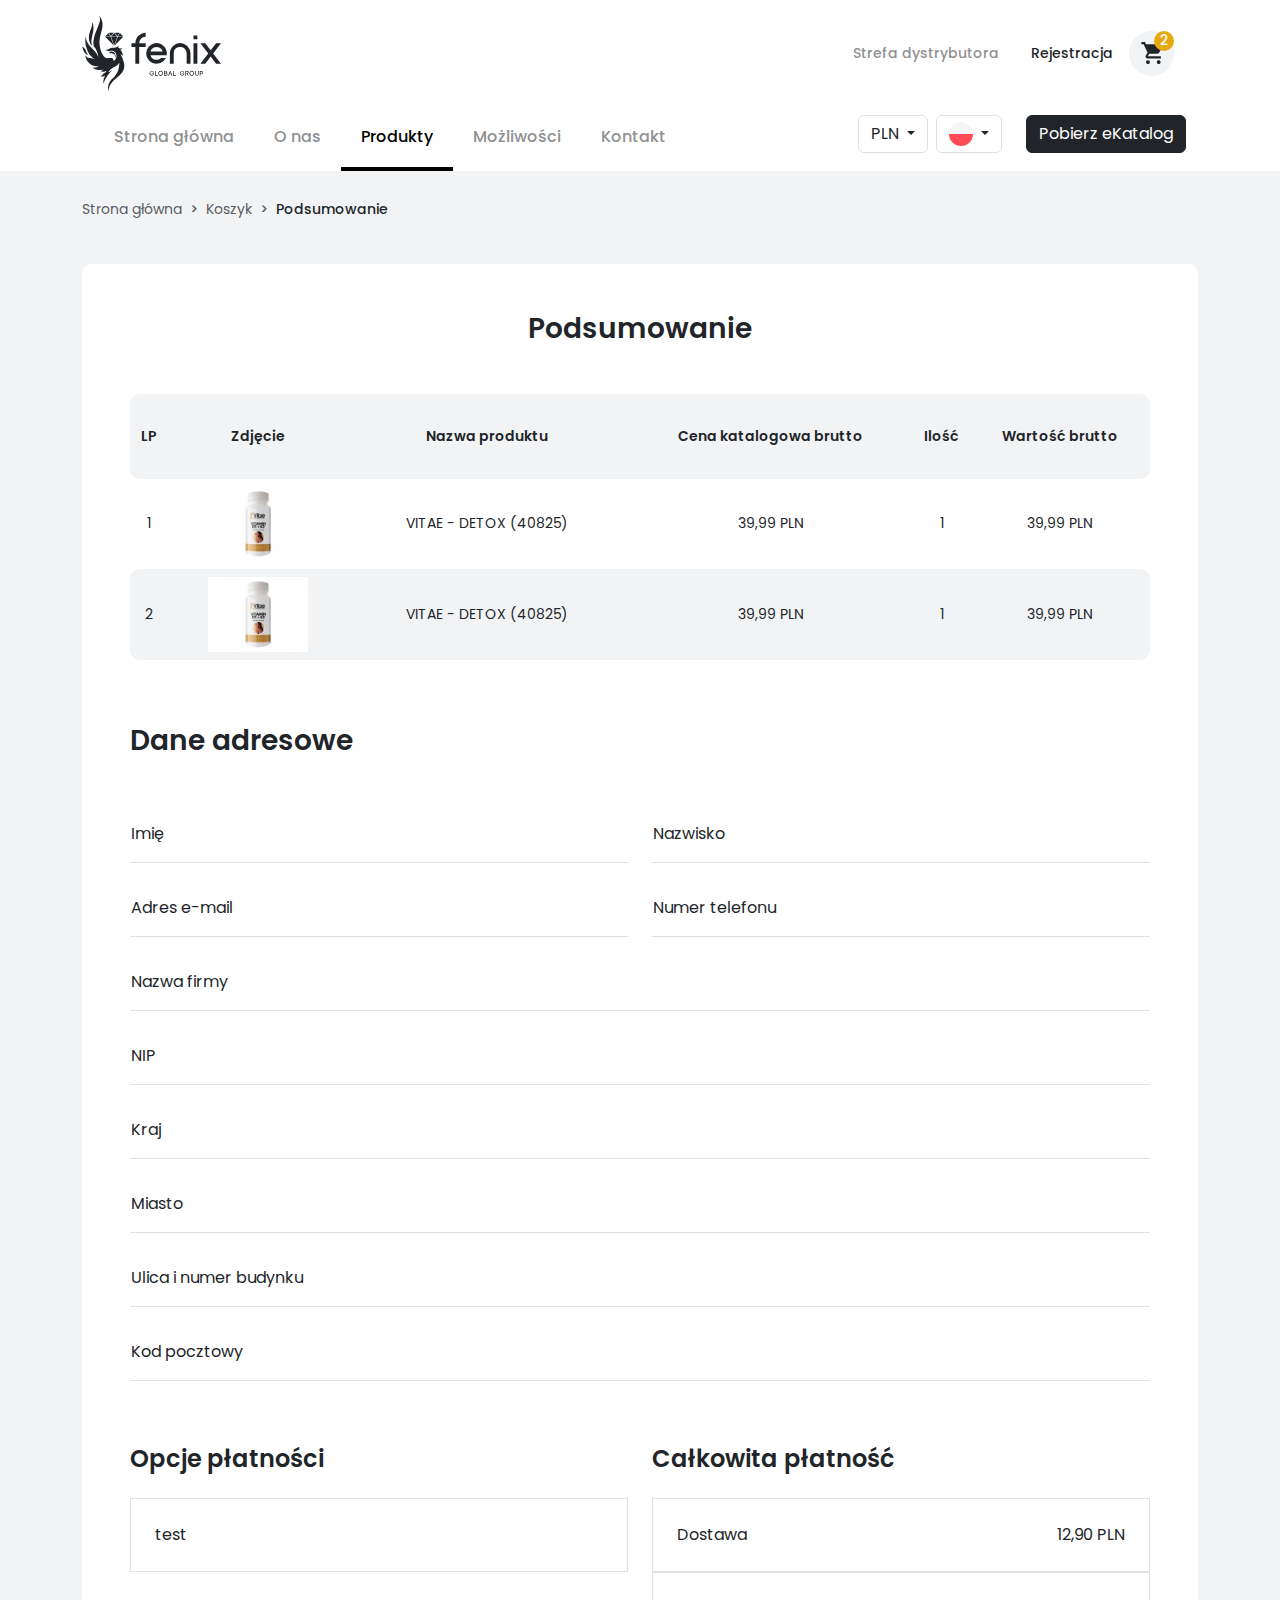
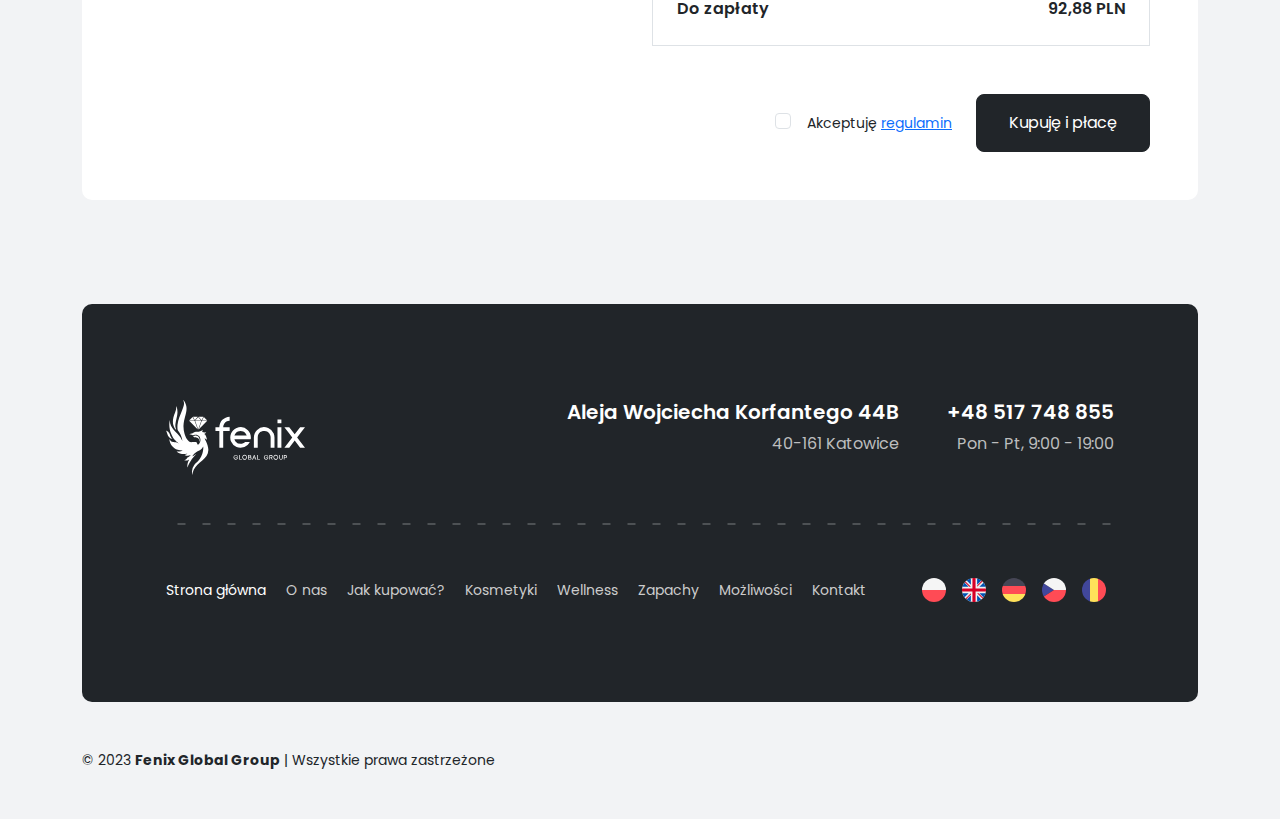
<file: summary.html>
<!DOCTYPE html>
<html lang="pl">
<head>
<!-- Required meta tags -->
<meta charset="utf-8">
<meta name="viewport" content="width=device-width, initial-scale=1, shrink-to-fit=no">
<meta http-equiv="Content-Type" content="text/html; charset=utf-8">

<title>Fenix Global</title>
<meta name="description" content="">
<link rel="canonical" href=""/>
<meta property="og:locale" content="pl_PL" />
<meta property="og:locale:alternate" content="en_US" />
<meta property="og:type" content="website" />
<meta property="og:title" content="Fenix Global" />
<meta property="og:description" content="" />
<meta property="og:url" content="" />

<link rel="shortcut icon" href="" type="image/x-icon"/>

<meta name="author" content="Fenix Global"/>
<meta name="robots" content="index, follow"/>
<meta name="format-detection" content="telephone=no">
<!-- /Required meta tags -->

<link href="bootstrap/css/bootstrap.min.css" rel="stylesheet">
<link href="assets/css/custom.css" rel="stylesheet">

<link rel="preconnect" href="https://fonts.googleapis.com">
<link rel="preconnect" href="https://fonts.gstatic.com" crossorigin>
<link href="https://fonts.googleapis.com/css2?family=Poppins:wght@400;500;600;700&display=swap" rel="stylesheet">
</head>

<body>
    <!-- Header -->
    <div class="container">
        <div class="row">
            <div class="col-12 d-flex justify-content-between">
                <img class="py-3" src="assets/img/fenix.svg">
                <div class="d-flex flex-column flex-md-row align-items-end align-items-md-center banner py-4 p-md-4">
                    <a class="small p-1 px-md-3" href="">Strefa dystrybutora</a>
                    <a id="register" class="small p-1 px-md-3" href="">Rejestracja</a>
                    <a href="" class="p-1 px-md-3 cart">
                        <img src="assets/img/cart.svg" alt="">
                        <p class="cart-quantity small mb-0">2</p>
                    </a>
                </div>
            </div>
        </div>

        <div class="row">
            <div class="">
                <nav class="navbar navbar-expand-lg py-lg-0">
                    <div class="container-fluid">
                        <div class="collapse navbar-collapse" id="navbarSupportedContent">
                            <ul class="navbar-nav align-items-start align-items-lg-center w-100 mb-2 mb-lg-0">
                                <li class="nav-item">
                                    <a class="nav-link text-nowrap" aria-current="page" href="#">Strona główna</a>
                                </li>
                                <li class="nav-item">
                                    <a class="nav-link text-nowrap" href="#">O nas</a>
                                </li>
                                <li class="nav-item dropdown products">
                                    <a class="nav-link active" href="#" data-bs-toggle="dropdown" aria-expanded="false">Produkty</a>
                                    <ul class="dropdown-menu">
                                        <li><a class="dropdown-item" href="#">Biżuteria</a></li>
                                        <li><a class="dropdown-item" href="#">Zapachy damskie</a></li>
                                        <li><a class="dropdown-item" href="#">Zapachy męskie</a></li>
                                        <li><a class="dropdown-item" href="#">Kosmetyki</a></li>
                                        <li><a class="dropdown-item" href="#">Manicure</a></li>
                                        <li><a class="dropdown-item" href="#">Wellness</a></li>
                                        <li><a class="dropdown-item" href="#">Makeup</a></li>
                                    </ul>
                                </li>
                                <li class="nav-item">
                                    <a class="nav-link" href="#">Możliwości</a>
                                </li>
                                <li class="nav-item me-auto">
                                    <a class="nav-link" href="#">Kontakt</a>
                                </li>
                            </ul>
                        </div>
                        <div class="navbar-right d-flex flex-column flex-md-row align-items-start align-items-md-center">
                            <ul class="navbar-nav flex-row align-items-center me-4">
                                <li class="nav-item currency me-2">
                                    <div class="dropdown">
                                        <button class="btn btn-white border dropdown-toggle" type="button" data-bs-toggle="dropdown" aria-expanded="false">
                                            PLN
                                        </button>
                                        <ul class="dropdown-menu">
                                            <li><a class="dropdown-item" href="#">EUR</a></li>
                                            <li><a class="dropdown-item" href="#">CZK</a></li>
                                            <li><a class="dropdown-item" href="#">HUF</a></li>
                                            <li><a class="dropdown-item" href="#">RON</a></li>
                                            <li><a class="dropdown-item" href="#">HRK</a></li>
                                        </ul>
                                    </div>
                                </li>

                                <li class="nav-item lang">
                                    <div class="dropdown">
                                        <button class="btn btn-white border dropdown-toggle" type="button" data-bs-toggle="dropdown" aria-expanded="false">
                                            <img src="assets/img/lang/pl.svg">
                                        </button>
                                        <ul class="dropdown-menu">
                                            <li><a class="dropdown-item" href="#"><img src="assets/img/lang/en.svg"></a></li>
                                            <li><a class="dropdown-item" href="#"><img src="assets/img/lang/de.svg"></a></li>
                                            <li><a class="dropdown-item" href="#"><img src="assets/img/lang/cz.svg"></a></li>
                                            <li><a class="dropdown-item" href="#"><img src="assets/img/lang/ru.svg"></a></li>
                                            <li><a class="dropdown-item" href="#"><img src="assets/img/lang/li.svg"></a></li>
                                            <li><a class="dropdown-item" href="#"><img src="assets/img/lang/cr.svg"></a></li>
                                            <li><a class="dropdown-item" href="#"><img src="assets/img/lang/hu.svg"></a></li>
                                        </ul>
                                    </div>
                                </li>
                            </ul>

                            <!-- Button -->
                            <a class="btn btn-primary text-nowrap my-3 my-md-0" href="#">Pobierz eKatalog</a>
                        </div>
                        <button class="navbar-toggler" type="button" data-bs-toggle="collapse" data-bs-target="#navbarSupportedContent" aria-controls="navbarSupportedContent" aria-expanded="false" aria-label="Toggle navigation">
                            <span class="navbar-toggler-icon"></span>
                        </button>
                    </div>
                </nav>
            </div>
        </div>
    </div>
    <!-- // -->

    <!-- Content -->
    <div class="content">
        <div class="container">
            <div class="row breadcrumbs">
                <div class="col-12 py-4">
                    <nav style="--bs-breadcrumb-divider: '>';" aria-label="breadcrumb">
                        <ol class="breadcrumb justify-content-center justify-content-md-start">
                          <li class="breadcrumb-item small"><a href="#">Strona główna</a></li>
                          <li class="breadcrumb-item small"><a href="#">Koszyk</a></li>
                          <li class="breadcrumb-item small active" aria-current="page">Podsumowanie</li>
                        </ol>
                      </nav>
                </div>
            </div>

            <div class="row">
                <div class="col-12 mb-4">
                    <div class="card bg-white rounded border-0">
                        <div class="card-body p-5">
                            <p class="h3 text-center fw-semi mb-5">Podsumowanie</p>

                            <div class="table-responsive mb-5">
                                <table class="table table-striped align-middle text-center small">
                                    <tr class="fw-semi">
                                        <td>LP</td>
                                        <td>Zdjęcie</td>
                                        <td>Nazwa produktu</td>
                                        <td>Cena katalogowa brutto</td>
                                        <td>Ilość</td>
                                        <td>Wartość brutto</td>
                                    </tr>
                                    <tr>
                                        <td>1</td>
                                        <td><img class="img-fluid" width="100" src="assets/img/p1.jpg"></td>
                                        <td>VITAE - DETOX (40825)</td>
                                        <td>39,99 PLN</td>
                                        <td>1</td>
                                        <td>39,99 PLN</td>
                                    </tr>
                                    <tr>
                                        <td>2</td>
                                        <td><img class="img-fluid" width="100" src="assets/img/p1.jpg"></td>
                                        <td>VITAE - DETOX (40825)</td>
                                        <td>39,99 PLN</td>
                                        <td>1</td>
                                        <td>39,99 PLN</td>
                                    </tr>
                                </table>
                            </div>

                            <div class="row mb-5">
                                <div class="col-12">
                                    <p class="h3 text-center text-lg-start fw-semi mb-5">Dane adresowe</p>
                                </div>

                                <div class="col-12 col-lg-6 form-floating mb-3">
                                    <input class="form-control form-control-lg" type="text" placeholder="Imię" aria-label="default input example">
                                    <label for="floatingInput">Imię</label>
                                </div>
                                <div class="col-12 col-lg-6 form-floating mb-3">
                                    <input class="form-control form-control-lg" type="text" placeholder="Nazwisko" aria-label="default input example">
                                    <label for="floatingInput">Nazwisko</label>
                                </div>
                                <div class="col-12 col-lg-6 form-floating mb-3">
                                    <input class="form-control form-control-lg" type="text" placeholder="Adres e-mail" aria-label="default input example">
                                    <label for="floatingInput">Adres e-mail</label>
                                </div>
                                <div class="col-12 col-lg-6 form-floating mb-3">
                                    <input class="form-control form-control-lg" type="text" placeholder="Numer telefonu" aria-label="default input example">
                                    <label for="floatingInput">Numer telefonu</label>
                                </div>

                                <div class="col-12 form-floating mb-3">
                                    <input class="form-control form-control-lg" type="text" placeholder="Nazwa firmy" aria-label="default input example">
                                    <label for="floatingInput">Nazwa firmy</label>
                                </div>
                                <div class="col-12 form-floating mb-3">
                                    <input class="form-control form-control-lg" type="text" placeholder="NIP" aria-label="default input example">
                                    <label for="floatingInput">NIP</label>
                                </div>
                                <div class="col-12 form-floating mb-3">
                                    <input class="form-control form-control-lg" type="text" placeholder="Kraj" aria-label="default input example">
                                    <label for="floatingInput">Kraj</label>
                                </div>
                                <div class="col-12 form-floating mb-3">
                                    <input class="form-control form-control-lg" type="text" placeholder="Miasto" aria-label="default input example">
                                    <label for="floatingInput">Miasto</label>
                                </div>
                                <div class="col-12 form-floating mb-3">
                                    <input class="form-control form-control-lg" type="text" placeholder="Ulica i numer budynku" aria-label="default input example">
                                    <label for="floatingInput">Ulica i numer budynku</label>
                                </div>
                                <div class="col-12 form-floating mb-3">
                                    <input class="form-control form-control-lg" type="text" placeholder="Kod pocztowy" aria-label="default input example">
                                    <label for="floatingInput">Kod pocztowy</label>
                                </div>
                            </div>

                            <div class="row mb-5">
                                <div class="col-12 col-lg-6 mb-4 mb-lg-0">
                                    <p class="h4 text-center text-lg-start fw-semi mb-4">Opcje płatności</p>
                                    <div class="border p-4">
                                        test
                                    </div>
                                </div>

                                <div class="col-12 col-lg-6">
                                    <p class="h4 text-center text-lg-start fw-semi mb-4">Całkowita płatność</p>
                                    <div class="border p-4 d-flex justify-content-between">
                                        <p class="mb-0">Dostawa</p>
                                        <p class="mb-0">12,90 PLN</p>
                                    </div>
                                    <div class="border p-4 d-flex justify-content-between">
                                        <p class="mb-0 fw-semi">Do zapłaty</p>
                                        <p class="mb-0 fw-semi">92,88 PLN</p>
                                    </div>
                                </div>
                            </div>

                            <div class="d-flex flex-column flex-lg-row align-items-center justify-content-end">
                                <div class="d-flex me-lg-4 mb-4 mb-lg-0">
                                    <input class="form-check-input me-3 my-0" type="checkbox" value="" id="flexCheckDefault">
                                    <p class="small mb-0">Akceptuję <a href="">regulamin</a></p>
                                </div>
                                
                                <a href="" class="btn btn-lg btn-primary">Kupuję i płacę</a>
                            </div>
                            
                        </div>
                    </div>
                    
                    
                    
                </div>

            <hr class="pre-footer">
        </div>
    </div>
    <!-- // -->

    <!-- Footer -->
    <div class="container">
        <div class="footer p-4 p-lg-5">
            <div class="row">
                <div class="col-12 d-flex flex-column flex-lg-row p-lg-5 p-4">
                    <img class="mb-5 mb-lg-0" height="75" src="assets/img/fenix-white.svg">
                    <div class="ms-lg-auto mb-4 mb-lg-0 text-center text-lg-end">
                        <p class="h5 fw-semi text-white">Aleja Wojciecha Korfantego 44B</p>
                        <p class="text-secondary">40-161 Katowice</p>
                    </div>
                    <div class="ms-lg-5 text-center text-lg-end">
                        <p class="h5 fw-semi text-white">+48 517 748 855</p>
                        <p class="text-secondary">Pon - Pt, 9:00 - 19:00</p>
                    </div>
                </div>
                <div class="col-12 px-lg-5">
                    <hr class="footer-hr">
                </div>
                <div class="col-12 d-flex flex-column flex-lg-row align-items-center w-100 px-5 py-5">
                    <ul class="navbar-nav flex-column flex-lg-row align-items-center mb-2 mb-lg-0 me-lg-auto">
                        <li class="nav-item py-1">
                            <a class="footer-link active ps-lg-0" href="">Strona główna</a>
                        </li>
                        <li class="nav-item py-1">
                            <a class="footer-link" href="">O nas</a>
                        </li>
                        <li class="nav-item py-1">
                            <a class="footer-link" href="">Jak kupować?</a>
                        </li>
                        <li class="nav-item py-1">
                            <a class="footer-link" href="">Kosmetyki</a>
                        </li>
                        <li class="nav-item py-1">
                            <a class="footer-link" href="">Wellness</a>
                        </li>
                        <li class="nav-item py-1">
                            <a class="footer-link" href="">Zapachy</a>
                        </li>
                        <li class="nav-item py-1">
                            <a class="footer-link" href="">Możliwości</a>
                        </li>
                        <li class="nav-item py-1 mb-4 mb-lg-0">
                            <a class="footer-link" href="">Kontakt</a>
                        </li>
                    </ul>
                    <ul class="navbar-nav flex-row justify-content-center justify-content-lg-end mb-2 mb-lg-0">
                        <!-- Lang -->
                        <li class="nav-item lang py-1">
                            <a class="footer-link" href=""><img src="assets/img/lang/pl.svg"></a>
                        </li>
                        <li class="nav-item lang py-1">
                            <a class="footer-link" href=""><img src="assets/img/lang/en.svg"></a>
                        </li>
                        <li class="nav-item lang py-1">
                            <a class="footer-link" href=""><img src="assets/img/lang/de.svg"></a>
                        </li>
                        <li class="nav-item lang py-1">
                            <a class="footer-link" href=""><img src="assets/img/lang/cz.svg"></a>
                        </li>
                        <li class="nav-item lang py-1">
                            <a class="footer-link" href=""><img src="assets/img/lang/ru.svg"></a>
                        </li>
                    </ul>
                </div>
            </div>
        </div>
        <div class="py-5">
            <p class="small mb-0">© 2023 <strong>Fenix Global Group</strong> | Wszystkie prawa zastrzeżone</p>
        </div>
    </div>
    <!-- // -->
</body>

<script src="jquery/jquery-3.6.3.min.js"></script>
<script src="bootstrap/js/bootstrap.bundle.min.js"></script>
<script src="assets/js/quantity.js"></script>
</html>
</file>
<file: assets/css/custom.css>
*{
    font-family: 'Poppins', sans-serif;
}

.rounded{
    border-radius: 10px !important;
}

/* Navbar */
.nav-link.active, .nav-link:hover{
    color: #212529;
    border-bottom: 4px solid #000;
}

.nav-link{
    font-weight: 500;
    color: #8f9193;
    line-height: 60px;
    padding: 0 20px !important;
    border-bottom: 4px solid #fff;
}

.nav-item.lang .nav-link{
    border-bottom: 0px !important;
    padding: 0 8px !important;
}

.nav-item.lang .nav-link:hover{
    opacity: .7;
}

@media (max-width: 991.98px) {
    .nav-link{
        border: 0 !important;
        padding: 0 !important;
        line-height: 50px;
    }
}

.navbar-toggler{
    border: 0;
    background-color: #f2f3f5;
    box-shadow: none !important;
}

/* Banner */
.banner a{
    text-decoration: none;
    font-weight: 500;
    color: #8f9193;
}

.banner a:hover{
    text-decoration: underline;
}

.banner a#register{
    color: #212529;
}

@media (min-width: 992px) {
    .navbar-right{
        margin-top: -10px;
    }
}

/* Button*/
.btn-primary{
    --bs-btn-color: #fff;
    --bs-btn-bg: #212529;
    --bs-btn-border-color: #212529;
    --bs-btn-hover-color: #fff;
    --bs-btn-hover-bg: #212529d9;
    --bs-btn-hover-border-color: #212529d9;
    --bs-btn-focus-shadow-rgb: 49,132,253;
    --bs-btn-active-color: #fff;
    --bs-btn-active-bg: #212529;
    --bs-btn-active-border-color: #212529;
    --bs-btn-active-shadow: inset 0 3px 5px rgba(0, 0, 0, 0.125);
    --bs-btn-disabled-color: #fff;
    --bs-btn-disabled-bg: #212529;
    --bs-btn-disabled-border-color: #212529;
}

.btn-category{
    --bs-btn-color: #21252981;
    --bs-btn-bg: #fff;
    --bs-btn-border-color: #fff;
    --bs-btn-hover-color: #fff;
    --bs-btn-hover-bg: #212529;
    --bs-btn-hover-border-color: #212529;
    --bs-btn-focus-shadow-rgb: 49,132,253;
    --bs-btn-active-color: #fff;
    --bs-btn-active-bg: #212529;
    --bs-btn-active-border-color: #212529;
    --bs-btn-active-shadow: inset 0 3px 5px rgba(0, 0, 0, 0.125);
    --bs-btn-disabled-color: #fff;
    --bs-btn-disabled-bg: #212529;
    --bs-btn-disabled-border-color: #212529;
    border-radius: 20px;
    margin: 0 8px;
    padding: 5px 20px;
    font-size: 14px;
    font-weight: 500;
}

.nav-item .btn-primary{
    padding: 10px 20px;
    font-size: 14px;
}

.btn-lg{
    font-size: 16px;
    padding: 1rem 2rem;
}

/* Footer */
.footer{
    background-color: #212529;
    border-radius: 10px;
    margin-top: -3rem;
}

.footer .footer-hr{
    background-image: linear-gradient(to right,white 33%,rgba(255,255,255,0) 0%);
    background-position: bottom;
    background-size: 25px 25px;
    background-repeat: repeat-x;
    background-color: transparent;
    color: transparent;
    opacity: .2;
    height: 2px;
}

.footer .footer-link{
    font-size: 14px;
    text-decoration: none;
    color: #ccc;
    padding: 10px 10px;
}

.footer .lang .footer-link{
    padding: 0 8px !important;
}

.footer .footer-link.active, .footer .footer-link:hover{
    color: #fff;
}

/* Content */
.content{
    background-color: #f2f3f5;
}

/* Hero */
.hero img{
    border-radius: 0 0 10px 10px;
}

/* Text */
.text-secondary{
    color: #BCBDBE !important;
}

.text-gold{
    color: #E6A90E;
}

.fw-semi{
    font-weight: 600;
}

/* Horizontal line */
hr{
    border-top: 0;
    margin: 0;
}

hr.pre-footer{
    padding: 4rem;
}

/* Input */
input::-webkit-outer-spin-button,
input::-webkit-inner-spin-button {
  -webkit-appearance: none;
  margin: 0;
}

input[type=number] {
  -moz-appearance: textfield;
}

input{
    outline: none;
    border: none;
}

/* Quantity */
.quantity{
    background-color: #fff;
}

.quantity, .quantity a{
    border: 3px solid #F2F3F5;
    font-size: 20px;
    font-weight: 500;
}

.quantity input{
    max-width: 50px;
}

.quantity .btn{
    border: none !important;
}

/* Dropdown */
.dropdown-menu li a{
    //background-color: #212529;
    //color: #fff;
}

@media (min-width: 992px) {
    .dropdown:hover .dropdown-menu{
        display: block;
    }
}

@media (max-width: 991.98px) {
    .products .dropdown-menu{
        border: 0;
        margin-left: 1.5rem;
    }

    .dropdown-menu li a{
        padding: 0.25rem 0;
    }
}

.lang .dropdown-menu, .currency .dropdown-menu{
    position: absolute;
    min-width: max-content !important;
    margin-left: 0;
}

.lang .dropdown-menu li a, .currency .dropdown-menu li a{
    padding: .25rem 1.3rem;
}

/* Card product */
.card .card-bottom a:hover img{
    opacity: .7;
}

.row.row-cols-1.row-cols-md-2.row-cols-lg-3.row-cols-xl-4 .card{
    height: 100%;
}

.row.row-cols-1.row-cols-md-2.row-cols-lg-3.row-cols-xl-4 .card .card-body{
    display: flex;
    flex-direction: column;
}

.row.row-cols-1.row-cols-md-2.row-cols-lg-3.row-cols-xl-4 .card .card-bottom{
    margin-top: auto;
}

/* Modal */
.modal-content{
    border: 0 !important;
}

/* Table */
.table-striped>tbody>tr:nth-of-type(odd)>* {
    --bs-table-accent-bg: #f2f3f5;
}

.table>:not(caption)>*>*{
    border: 0 !important;
}

.table-striped tr:first-child td{
    padding: 2rem 0
}

.table-striped>tbody>tr:nth-of-type(odd)>td:first-child{
    border-radius: 10px 0 0 10px;
}

.table-striped>tbody>tr:nth-of-type(odd)>td:last-child{
    border-radius: 0 10px 10px 0;
}

.table-striped .quantity{
    width: max-content;
    margin: auto;
}

.table .btn{
    font-size: 12px;
}

/* Cart */
.cart{
    background-color: #f2f3f5;
    border-radius: 50px;
    width: 45px;
    height: 45px;
    display: flex;
    justify-content: center;
    align-items: center;
    position: relative;
}

.cart img{
    height: 22px;
}

.cart-quantity{
    display: flex;
    justify-content: center;
    align-items: center;
    position: absolute;
    background-color: #E6A90E;
    color: #fff;
    border-radius: 50px;
    width: 20px;
    height: 20px;
    top: 0;
    right: 0;
}

/* Form */
.form-control{
    border-top: 0;
    border-right: 0;
    border-left: 0;
    border-radius: 0;
}

.form-control:focus{
    border-color: #E6A90E;
    box-shadow: none;
}

/* Breadcrumbs */
.breadcrumbs nav > ol > li{
    text-decoration: none;
    color: #212529 !important;
    font-weight: 500;
    padding: 0.25rem 0;
}

.breadcrumbs nav > ol > li> a{
    text-decoration: none;
    color: var(--bs-breadcrumb-item-active-color);
    font-weight: 400;
}
.breadcrumbs nav > ol > li> a:hover{
    text-decoration: underline;
    color: #212529 !important;
    //font-weight: 500;
}

a[data-bs-target="#addtocart"]{
    position: relative;
    z-index: 9 !important;
}
</file>
